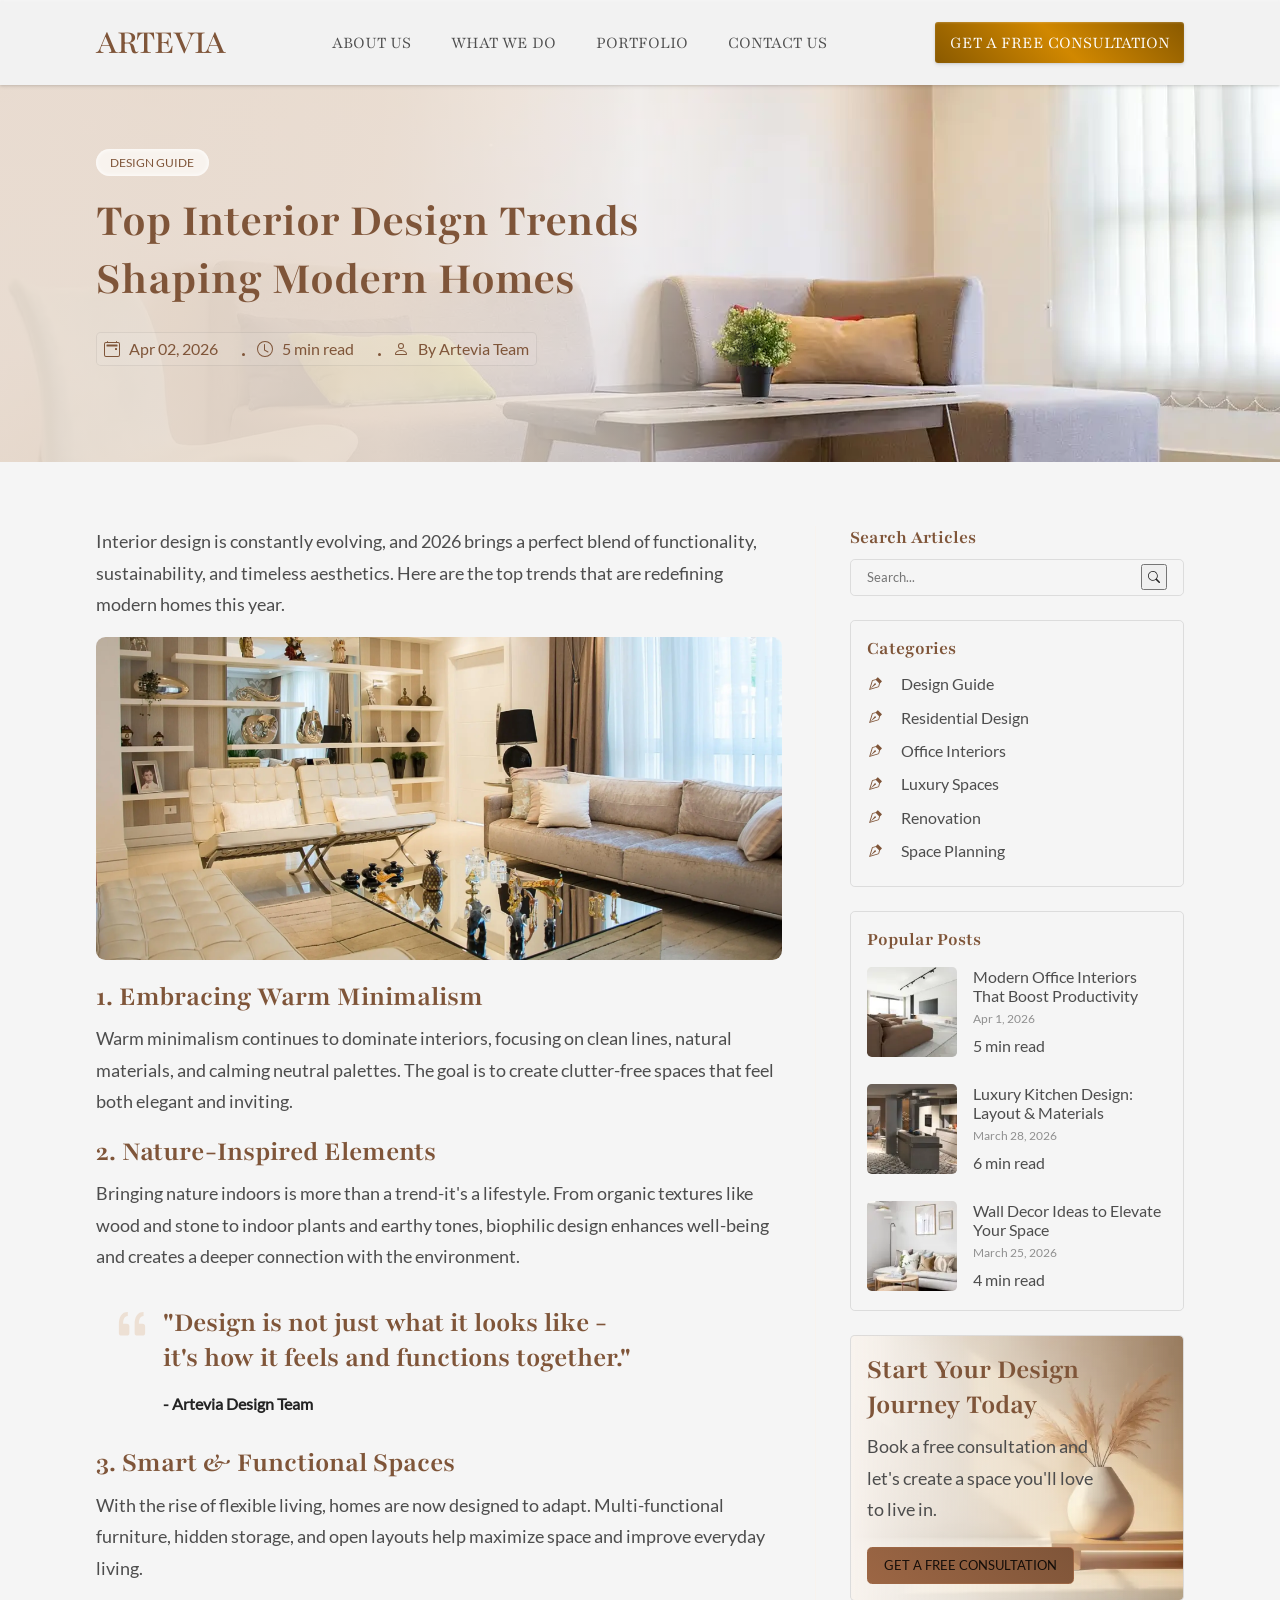
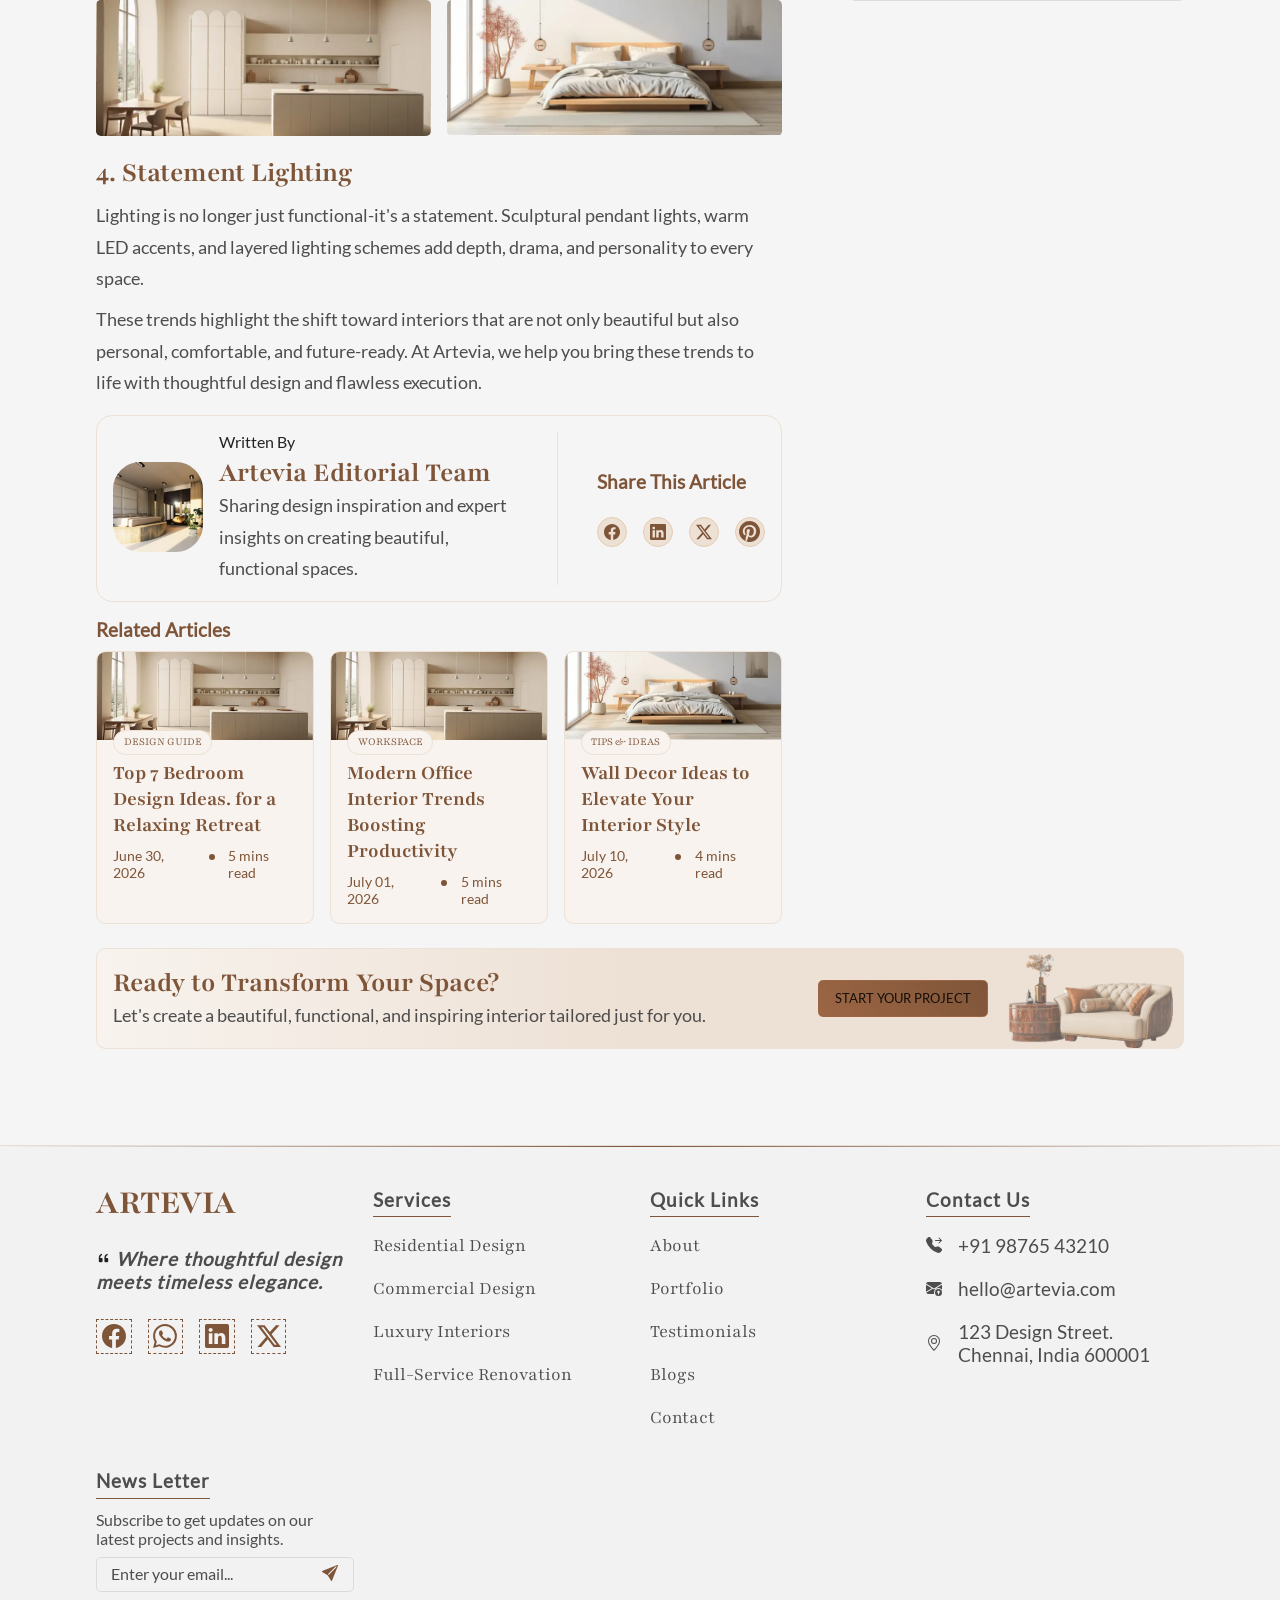
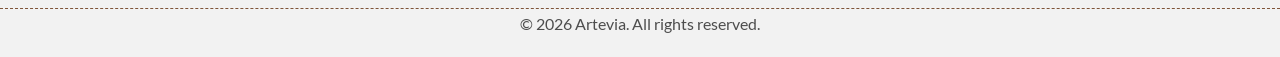
<file: blogdetails.html>
<!DOCTYPE html>
<html lang="en">

<head>
    <meta charset="UTF-8">
    <meta name="viewport" content="width=device-width, initial-scale=1.0">
    <title>Artevia</title>
    <link rel="shortcut icon" href="./Assets/images/circle.svg" type="image/x-icon" />
    <link rel="stylesheet" href="./Assets/css/fonts.css" />
    <link rel="stylesheet" href="./Assets/css/responsive/mobile.css" media="(max-width: 1023px)" />
    <link rel="stylesheet" href="./Assets/css/responsive/desktop.css" media="(min-width: 1024px)" />
    <link rel="stylesheet" href="./Assets/css/style.css" />
    <link rel="stylesheet" href="./Assets/css/color-scheme.css" />
</head>

<body>
    <!-- Preloader -->
    <!-- <div class="preloader active" aria-hidden="true">
        <div class="plDecorElem"></div>
        <div class="plCircle">
            <div class="plCounter">
                <span class="plCounterVal">0</span>
                <span class="plCounterValSymb">%</span>
            </div>
        </div>
    </div> -->
    <!-- Artevia Template Header -->
    <div class="templateHeader"></div>
    <main>
        <section class="arteviaPageBanner">
            <div class="arteviaPageBannerContenent">
                <div class="arteviaBadge">Design Guide</div>
                <h1 class="arteviaPageBannerTitle mt-16">
                                Top Interior Design Trends Shaping Modern Homes
                            </h1>

                <div class="arteviaPageBannerUpdateInfo  mt-24">
                    <div class="updateDate">
                        <div class="UDIcon">
                            <svg xmlns="http://www.w3.org/2000/svg" width="16" height="16" fill="currentColor" class="bi bi-calendar2-event" viewBox="0 0 16 16">
                                <path d="M11 7.5a.5.5 0 0 1 .5-.5h1a.5.5 0 0 1 .5.5v1a.5.5 0 0 1-.5.5h-1a.5.5 0 0 1-.5-.5z" />
                                <path d="M3.5 0a.5.5 0 0 1 .5.5V1h8V.5a.5.5 0 0 1 1 0V1h1a2 2 0 0 1 2 2v11a2 2 0 0 1-2 2H2a2 2 0 0 1-2-2V3a2 2 0 0 1 2-2h1V.5a.5.5 0 0 1 .5-.5M2 2a1 1 0 0 0-1 1v11a1 1 0 0 0 1 1h12a1 1 0 0 0 1-1V3a1 1 0 0 0-1-1z" />
                                <path d="M2.5 4a.5.5 0 0 1 .5-.5h10a.5.5 0 0 1 .5.5v1a.5.5 0 0 1-.5.5H3a.5.5 0 0 1-.5-.5z" />
                            </svg>
                        </div>
                        <div class="UDInfo UDIMetaInfo">Apr 02, 2026</div>
                    </div>
                    <div class="readTime">
                        <div class="RTIcon">
                            <svg xmlns="http://www.w3.org/2000/svg" width="16" height="16" fill="currentColor" class="bi bi-clock" viewBox="0 0 16 16">
                                <path d="M8 3.5a.5.5 0 0 0-1 0V9a.5.5 0 0 0 .252.434l3.5 2a.5.5 0 0 0 .496-.868L8 8.71z" />
                                <path d="M8 16A8 8 0 1 0 8 0a8 8 0 0 0 0 16m7-8A7 7 0 1 1 1 8a7 7 0 0 1 14 0" />
                            </svg>
                        </div>
                        <div class="RTDuration UDIMetaInfo">5 min read</div>
                        <span class="leftdot"></span>
                    </div>
                    <div class="PublisherInfo">
                        <div class="PBIcon">
                            <svg xmlns="http://www.w3.org/2000/svg" width="16" height="16" fill="currentColor" class="bi bi-person" viewBox="0 0 16 16">
                                <path d="M8 8a3 3 0 1 0 0-6 3 3 0 0 0 0 6m2-3a2 2 0 1 1-4 0 2 2 0 0 1 4 0m4 8c0 1-1 1-1 1H3s-1 0-1-1 1-4 6-4 6 3 6 4m-1-.004c-.001-.246-.154-.986-.832-1.664C11.516 10.68 10.289 10 8 10s-3.516.68-4.168 1.332c-.678.678-.83 1.418-.832 1.664z" />
                            </svg>
                        </div>
                        <div class="PBName UDIMetaInfo">By Artevia Team</div>
                        <span class="leftdot"></span>
                    </div>
                </div>
            </div>
        </section>

        <section class="themeBg-white" id="arteviablogDetails">
            <div class="arteviaPageRow">
                <div class="arteviaPageCol arteviaPageCol1">
                    <p>
                        Interior design is constantly evolving, and 2026 brings a perfect blend of functionality, sustainability, and timeless aesthetics. Here are the top trends that are redefining modern homes this year.
                    </p>
                    <div class="abdImage mt-16">
                        <img src="./Assets/images/servicesHero.webp" alt="" width="100%">
                    </div>
                    <div class="abdContent mt-16">
                        <div class="abdBlock">
                            <h3>1. Embracing Warm Minimalism</h3>
                            <p>
                                Warm minimalism continues to dominate interiors, focusing on clean lines, natural materials, and calming neutral palettes. The goal is to create clutter-free spaces that feel both elegant and inviting.
                            </p>
                        </div>

                        <div class="abdBlock mt-16">
                            <h3>2. Nature-Inspired Elements</h3>
                            <p>
                                Bringing nature indoors is more than a trend-it's a lifestyle. From organic textures like wood and stone to indoor plants and earthy tones, biophilic design enhances well-being and creates a deeper connection with the environment.
                            </p>
                            <div class="abdBlockQuote ThemeBg mt-16">
                                <span id="absQuote">
                                    <svg xmlns="http://www.w3.org/2000/svg" width="42" height="42" fill="currentColor" class="bi bi-quote" viewBox="0 0 16 16">
                                        <path d="M12 12a1 1 0 0 0 1-1V8.558a1 1 0 0 0-1-1h-1.388q0-.527.062-1.054.093-.558.31-.992t.559-.683q.34-.279.868-.279V3q-.868 0-1.52.372a3.3 3.3 0 0 0-1.085.992 4.9 4.9 0 0 0-.62 1.458A7.7 7.7 0 0 0 9 7.558V11a1 1 0 0 0 1 1zm-6 0a1 1 0 0 0 1-1V8.558a1 1 0 0 0-1-1H4.612q0-.527.062-1.054.094-.558.31-.992.217-.434.559-.683.34-.279.868-.279V3q-.868 0-1.52.372a3.3 3.3 0 0 0-1.085.992 4.9 4.9 0 0 0-.62 1.458A7.7 7.7 0 0 0 3 7.558V11a1 1 0 0 0 1 1z"/>
                                    </svg>
                                </span>
                                <p>
                                    <h3>
                                          "Design is not just what it looks like -
                                    <br>
                                    it's how it feels and functions together."
                                    </h3>
                                    <br>
                                    <b>
                                    - Artevia Design Team
                                </b>
                                </p>
                            </div>
                        </div>

                        <div class="abdBlock mt-16">
                            <h3>3. Smart & Functional Spaces</h3>
                            <p>
                                With the rise of flexible living, homes are now designed to adapt. Multi-functional furniture, hidden storage, and open layouts help maximize space and improve everyday living.
                            </p>
                            <div class="abdBlockImages mt-16">
                                <div class="adbBlockImg1">
                                    <img src="./Assets/images/blogs/blogImage1.webp" alt="" width="100%">
                                </div>
                                <div class="adbBlockImg2">
                                    <img src="./Assets/images/blogs/blogImage2.webp" alt="" width="100%">
                                </div>
                            </div>
                        </div>

                        <div class="abdBlock mt-16">
                            <h3>4. Statement Lighting</h3>
                            <p>
                                Lighting is no longer just functional-it's a statement. Sculptural pendant lights, warm LED accents, and layered lighting schemes add depth, drama, and personality to every space.
                            </p>
                            <p>
                                These trends highlight the shift toward interiors that are not only beautiful but also personal, comfortable, and future-ready. At Artevia, we help you bring these trends to life with thoughtful design and flawless execution.
                            </p>
                            <div class="arteviaBlogInfo ThemeBg mt-16">
                                <div class="abiCol1">
                                    <div class="abiTeamInfo">
                                        <div class="abiTeamImage">
                                            <img src="./Assets/images/banner.webp" alt="" width="90px">
                                        </div>
                                        <div class="abiTeamProfile">
                                            <div>Written By</div>
                                            <h3 class="abiTitle">Artevia Editorial Team</h3>
                                            <p>
                                                Sharing design inspiration and expert insights on creating beautiful, functional spaces.
                                            </p>
                                        </div>
                                    </div>
                                </div>
                                <div class="abiCol2">

                                    <div class="abiSocialMedia">
                                        <div class="title-m">
                                            Share This Article
                                        </div>
                                        <div class="abiSocialIcons mt-24">
                                            <div class="smIcon fb">
                                                <svg xmlns="http://www.w3.org/2000/svg" width="16" height="16" fill="currentColor" class="bi bi-facebook" viewBox="0 0 16 16">
                                                    <path d="M16 8.049c0-4.446-3.582-8.05-8-8.05C3.58 0-.002 3.603-.002 8.05c0 4.017 2.926 7.347 6.75 7.951v-5.625h-2.03V8.05H6.75V6.275c0-2.017 1.195-3.131 3.022-3.131.876 0 1.791.157 1.791.157v1.98h-1.009c-.993 0-1.303.621-1.303 1.258v1.51h2.218l-.354 2.326H9.25V16c3.824-.604 6.75-3.934 6.75-7.951"
                                                    />
                                                </svg>

                                            </div>
                                            <div class="smIcon ln">
                                                <svg xmlns="http://www.w3.org/2000/svg" width="16" height="16" fill="currentColor" class="bi bi-linkedin" viewBox="0 0 16 16">
                                                    <path d="M0 1.146C0 .513.526 0 1.175 0h13.65C15.474 0 16 .513 16 1.146v13.708c0 .633-.526 1.146-1.175 1.146H1.175C.526 16 0 15.487 0 14.854zm4.943 12.248V6.169H2.542v7.225zm-1.2-8.212c.837 0 1.358-.554 1.358-1.248-.015-.709-.52-1.248-1.342-1.248S2.4 3.226 2.4 3.934c0 .694.521 1.248 1.327 1.248zm4.908 8.212V9.359c0-.216.016-.432.08-.586.173-.431.568-.878 1.232-.878.869 0 1.216.662 1.216 1.634v3.865h2.401V9.25c0-2.22-1.184-3.252-2.764-3.252-1.274 0-1.845.7-2.165 1.193v.025h-.016l.016-.025V6.169h-2.4c.03.678 0 7.225 0 7.225z"
                                                    />
                                                </svg>
                                            </div>
                                            <div class="smIcon x">
                                                <svg xmlns="http://www.w3.org/2000/svg" width="16" height="16" fill="currentColor" class="bi bi-twitter-x" viewBox="0 0 16 16">
                                                    <path d="M12.6.75h2.454l-5.36 6.142L16 15.25h-4.937l-3.867-5.07-4.425 5.07H.316l5.733-6.57L0 .75h5.063l3.495 4.633L12.601.75Zm-.86 13.028h1.36L4.323 2.145H2.865z" />
                                                </svg>
                                            </div>
                                            <div class="smIcon pt">
                                                <svg xmlns="http://www.w3.org/2000/svg" width="21" height="21" fill="currentColor" class="bi bi-pinterest" viewBox="0 0 16 16">
                                                    <path d="M8 0a8 8 0 0 0-2.915 15.452c-.07-.633-.134-1.606.027-2.297.146-.625.938-3.977.938-3.977s-.239-.479-.239-1.187c0-1.113.645-1.943 1.448-1.943.682 0 1.012.512 1.012 1.127 0 .686-.437 1.712-.663 2.663-.188.796.4 1.446 1.185 1.446 1.422 0 2.515-1.5 2.515-3.664 0-1.915-1.377-3.254-3.342-3.254-2.276 0-3.612 1.707-3.612 3.471 0 .688.265 1.425.595 1.826a.24.24 0 0 1 .056.23c-.061.252-.196.796-.222.907-.035.146-.116.177-.268.107-1-.465-1.624-1.926-1.624-3.1 0-2.523 1.834-4.84 5.286-4.84 2.775 0 4.932 1.977 4.932 4.62 0 2.757-1.739 4.976-4.151 4.976-.811 0-1.573-.421-1.834-.919l-.498 1.902c-.181.695-.669 1.566-.995 2.097A8 8 0 1 0 8 0"
                                                    />
                                                </svg>
                                            </div>
                                        </div>
                                    </div>
                                </div>
                            </div>

                        </div>

                    </div>

                    <div class="aritclesBlock mt-16">
                        <div class="title-m">Related Articles</div>
                        <div class="arteviaRelatedArticles">
                            <a class="article articel1" href="#">
                                <div class="araImage">
                                    <img src="./Assets/images/blogs/blogImage1.webp" alt="" width="100%" />
                                </div>
                                <div class="araContent">
                                    <div class="articleBadge">
                                        DESIGN GUIDE
                                    </div>
                                    <div class="articleTitle">
                                        <h3>
                                    Top 7 Bedroom Design Ideas. for a Relaxing Retreat
                                </h3>
                                    </div>
                                    <div class="articleMetaInfo">
                                        <div class="articlePublishDate">June 30, 2026</div>
                                        <div class="articleReadTime">5 mins read</div>
                                    </div>
                                </div>
                            </a>
                            <a class="article articel2" href="#">
                                <div class="araImage">
                                    <img src="./Assets/images/blogs/blogImage1.webp" alt="" width="100%" />
                                </div>
                                <div class="araContent">
                                    <div class="articleBadge">
                                        WORKSPACE
                                    </div>
                                    <div class="articleTitle">
                                        <h3>
                                    Modern Office Interior Trends Boosting Productivity
                                </h3>
                                    </div>
                                    <div class="articleMetaInfo">
                                        <div class="articlePublishDate">July 01, 2026</div>
                                        <div class="articleReadTime">5 mins read</div>
                                    </div>
                                </div>
                            </a>
                            <a class="article articel3" href="#">
                                <div class="araImage">
                                    <img src="./Assets/images/blogs/blogImage2.webp" alt="" width="100%" />
                                </div>
                                <div class="araContent">
                                    <div class="articleBadge">
                                        TIPS & IDEAS
                                    </div>
                                    <div class="articleTitle">
                                        <h3>
                                    Wall Decor Ideas to Elevate Your Interior Style
                                </h3>
                                    </div>
                                    <div class="articleMetaInfo">
                                        <div class="articlePublishDate">July 10, 2026</div>
                                        <div class="articleReadTime">4 mins read</div>
                                    </div>
                                </div>
                            </a>
                        </div>

                    </div>

                </div>
                <div class="arteviaPageCol arteviaPageCol2">
                    <div class="abSearchBox ThemeBg">
                        <h3 class="title-m">Search Articles</h3>
                        <div class="abiSearchBoxInput">
                            <input type="search" placeholder="Search..." id="searchBoxInput" />
                            <button type="button">
                                <svg xmlns="http://www.w3.org/2000/svg" width="12" height="12" fill="currentColor" class="bi bi-search" viewBox="0 0 16 16">
                                    <path d="M11.742 10.344a6.5 6.5 0 1 0-1.397 1.398h-.001q.044.06.098.115l3.85 3.85a1 1 0 0 0 1.415-1.414l-3.85-3.85a1 1 0 0 0-.115-.1zM12 6.5a5.5 5.5 0 1 1-11 0 5.5 5.5 0 0 1 11 0" />
                                </svg>
                            </button>
                        </div>
                    </div>

                    <div class="categoryWrap ThemeBg mt-24">
                        <h3 class="title-m">
                        Categories
                        </h3>
                        <ul>
                            <li>
                                <div class="catgIcon">
                                    <svg xmlns="http://www.w3.org/2000/svg" width="18" height="18" fill="currentColor" class="bi bi-vector-pen" viewBox="0 0 18 18">
                                        <path fill-rule="evenodd" d="M10.646.646a.5.5 0 0 1 .708 0l4 4a.5.5 0 0 1 0 .708l-1.902 1.902-.829 3.313a1.5 1.5 0 0 1-1.024 1.073L1.254 14.746 4.358 4.4A1.5 1.5 0 0 1 5.43 3.377l3.313-.828zm-1.8 2.908-3.173.793a.5.5 0 0 0-.358.342l-2.57 8.565 8.567-2.57a.5.5 0 0 0 .34-.357l.794-3.174-3.6-3.6z"
                                        />
                                        <path fill-rule="evenodd" d="M2.832 13.228 8 9a1 1 0 1 0-1-1l-4.228 5.168-.026.086z" />
                                    </svg>
                                </div>
                                <div class="catgName">Design Guide</div>
                            </li>
                            <li>
                                <div class="catgIcon">
                                    <svg xmlns="http://www.w3.org/2000/svg" width="18" height="18" fill="currentColor" class="bi bi-vector-pen" viewBox="0 0 18 18">
                                        <path fill-rule="evenodd" d="M10.646.646a.5.5 0 0 1 .708 0l4 4a.5.5 0 0 1 0 .708l-1.902 1.902-.829 3.313a1.5 1.5 0 0 1-1.024 1.073L1.254 14.746 4.358 4.4A1.5 1.5 0 0 1 5.43 3.377l3.313-.828zm-1.8 2.908-3.173.793a.5.5 0 0 0-.358.342l-2.57 8.565 8.567-2.57a.5.5 0 0 0 .34-.357l.794-3.174-3.6-3.6z"
                                        />
                                        <path fill-rule="evenodd" d="M2.832 13.228 8 9a1 1 0 1 0-1-1l-4.228 5.168-.026.086z" />
                                    </svg>
                                </div>
                                <div class="catgName">Residential Design</div>
                            </li>

                            <li>
                                <div class="catgIcon">
                                    <svg xmlns="http://www.w3.org/2000/svg" width="18" height="18" fill="currentColor" class="bi bi-vector-pen" viewBox="0 0 18 18">
                                        <path fill-rule="evenodd" d="M10.646.646a.5.5 0 0 1 .708 0l4 4a.5.5 0 0 1 0 .708l-1.902 1.902-.829 3.313a1.5 1.5 0 0 1-1.024 1.073L1.254 14.746 4.358 4.4A1.5 1.5 0 0 1 5.43 3.377l3.313-.828zm-1.8 2.908-3.173.793a.5.5 0 0 0-.358.342l-2.57 8.565 8.567-2.57a.5.5 0 0 0 .34-.357l.794-3.174-3.6-3.6z"
                                        />
                                        <path fill-rule="evenodd" d="M2.832 13.228 8 9a1 1 0 1 0-1-1l-4.228 5.168-.026.086z" />
                                    </svg>
                                </div>
                                <div class="catgName">Office Interiors</div>
                            </li>

                            <li>
                                <div class="catgIcon">
                                    <svg xmlns="http://www.w3.org/2000/svg" width="18" height="18" fill="currentColor" class="bi bi-vector-pen" viewBox="0 0 18 18">
                                        <path fill-rule="evenodd" d="M10.646.646a.5.5 0 0 1 .708 0l4 4a.5.5 0 0 1 0 .708l-1.902 1.902-.829 3.313a1.5 1.5 0 0 1-1.024 1.073L1.254 14.746 4.358 4.4A1.5 1.5 0 0 1 5.43 3.377l3.313-.828zm-1.8 2.908-3.173.793a.5.5 0 0 0-.358.342l-2.57 8.565 8.567-2.57a.5.5 0 0 0 .34-.357l.794-3.174-3.6-3.6z"
                                        />
                                        <path fill-rule="evenodd" d="M2.832 13.228 8 9a1 1 0 1 0-1-1l-4.228 5.168-.026.086z" />
                                    </svg>
                                </div>
                                <div class="catgName">Luxury Spaces</div>
                            </li>


                            <li>
                                <div class="catgIcon">
                                    <svg xmlns="http://www.w3.org/2000/svg" width="18" height="18" fill="currentColor" class="bi bi-vector-pen" viewBox="0 0 18 18">
                                        <path fill-rule="evenodd" d="M10.646.646a.5.5 0 0 1 .708 0l4 4a.5.5 0 0 1 0 .708l-1.902 1.902-.829 3.313a1.5 1.5 0 0 1-1.024 1.073L1.254 14.746 4.358 4.4A1.5 1.5 0 0 1 5.43 3.377l3.313-.828zm-1.8 2.908-3.173.793a.5.5 0 0 0-.358.342l-2.57 8.565 8.567-2.57a.5.5 0 0 0 .34-.357l.794-3.174-3.6-3.6z"
                                        />
                                        <path fill-rule="evenodd" d="M2.832 13.228 8 9a1 1 0 1 0-1-1l-4.228 5.168-.026.086z" />
                                    </svg>
                                </div>
                                <div class="catgName">Renovation</div>
                            </li>


                            <li>
                                <div class="catgIcon">
                                    <svg xmlns="http://www.w3.org/2000/svg" width="18" height="18" fill="currentColor" class="bi bi-vector-pen" viewBox="0 0 18 18">
                                        <path fill-rule="evenodd" d="M10.646.646a.5.5 0 0 1 .708 0l4 4a.5.5 0 0 1 0 .708l-1.902 1.902-.829 3.313a1.5 1.5 0 0 1-1.024 1.073L1.254 14.746 4.358 4.4A1.5 1.5 0 0 1 5.43 3.377l3.313-.828zm-1.8 2.908-3.173.793a.5.5 0 0 0-.358.342l-2.57 8.565 8.567-2.57a.5.5 0 0 0 .34-.357l.794-3.174-3.6-3.6z"
                                        />
                                        <path fill-rule="evenodd" d="M2.832 13.228 8 9a1 1 0 1 0-1-1l-4.228 5.168-.026.086z" />
                                    </svg>
                                </div>
                                <div class="catgName">Space Planning</div>
                            </li>

                        </ul>
                    </div>

                    <div class="popularPosts ThemeBg mt-24">
                        <h3 class="title-m">Popular Posts</h3>
                        <div class="ppWrap mt-16">
                            <div class="ppCard">
                                <div class="ppCardImage">
                                    <image src="./Assets/images/blogs/thumb.webp" width="90px" />
                                </div>
                                <div class="ppCardContent">
                                    <div class="ppCardTitle">Modern Office Interiors That Boost Productivity</div>
                                    <div class="ppCardDate">Apr 1, 2026</div>
                                    <div class="ppCardReadTime">5 min read</div>
                                </div>
                            </div>

                            <div class="ppCard mt-24">
                                <div class="ppCardImage">
                                    <image src="./Assets/images/blogs/thumb2.webp" width="90px" />
                                </div>
                                <div class="ppCardContent">
                                    <div class="ppCardTitle">Luxury Kitchen Design: Layout & Materials</div>
                                    <div class="ppCardDate">March 28, 2026</div>
                                    <div class="ppCardReadTime">6 min read</div>
                                </div>
                            </div>

                            <div class="ppCard mt-24">
                                <div class="ppCardImage">
                                    <image src="./Assets/images/blogs/thumb3.webp" width="90px" />
                                </div>
                                <div class="ppCardContent">
                                    <div class="ppCardTitle">Wall Decor Ideas to Elevate Your Space</div>
                                    <div class="ppCardDate">March 25, 2026</div>
                                    <div class="ppCardReadTime">4 min read</div>
                                </div>
                            </div>
                        </div>

                    </div>

                    <div class="arteviaBlogCTA mt-24">
                        <h3>Start Your Design Journey Today</h3>
                        <p>
                            Book a free consultation and let's create a space you'll love to live in.
                        </p>
                        <button class="abCTABtn mt-16">
                            GET A FREE CONSULTATION
                        </button>
                    </div>
                </div>
            </div>

            <div class="arteviaBlogBottomCTA mt-24">
                <div class="abbCTACol">
                    <h3>Ready to Transform Your Space?</h3>
                    <p>
                        Let's create a beautiful, functional, and inspiring interior tailored just for you.
                    </p>
                </div>
                <div class="abbCTACol abbCTAColActionButton">
                    <button type="button">
                        START YOUR PROJECT
                    </button>
                </div>
            </div>
        </section>
    </main>
    <!-- Footer -->
    <div class="templateFooter"></div>








    <!-- scripts -->
    <script src="./Assets/js/preloader.js"></script>
    <script src="./Assets/js/components.js"></script>
    <script src="./Assets/js/color-scheme.js"></script> 

</body>

</html>
</file>
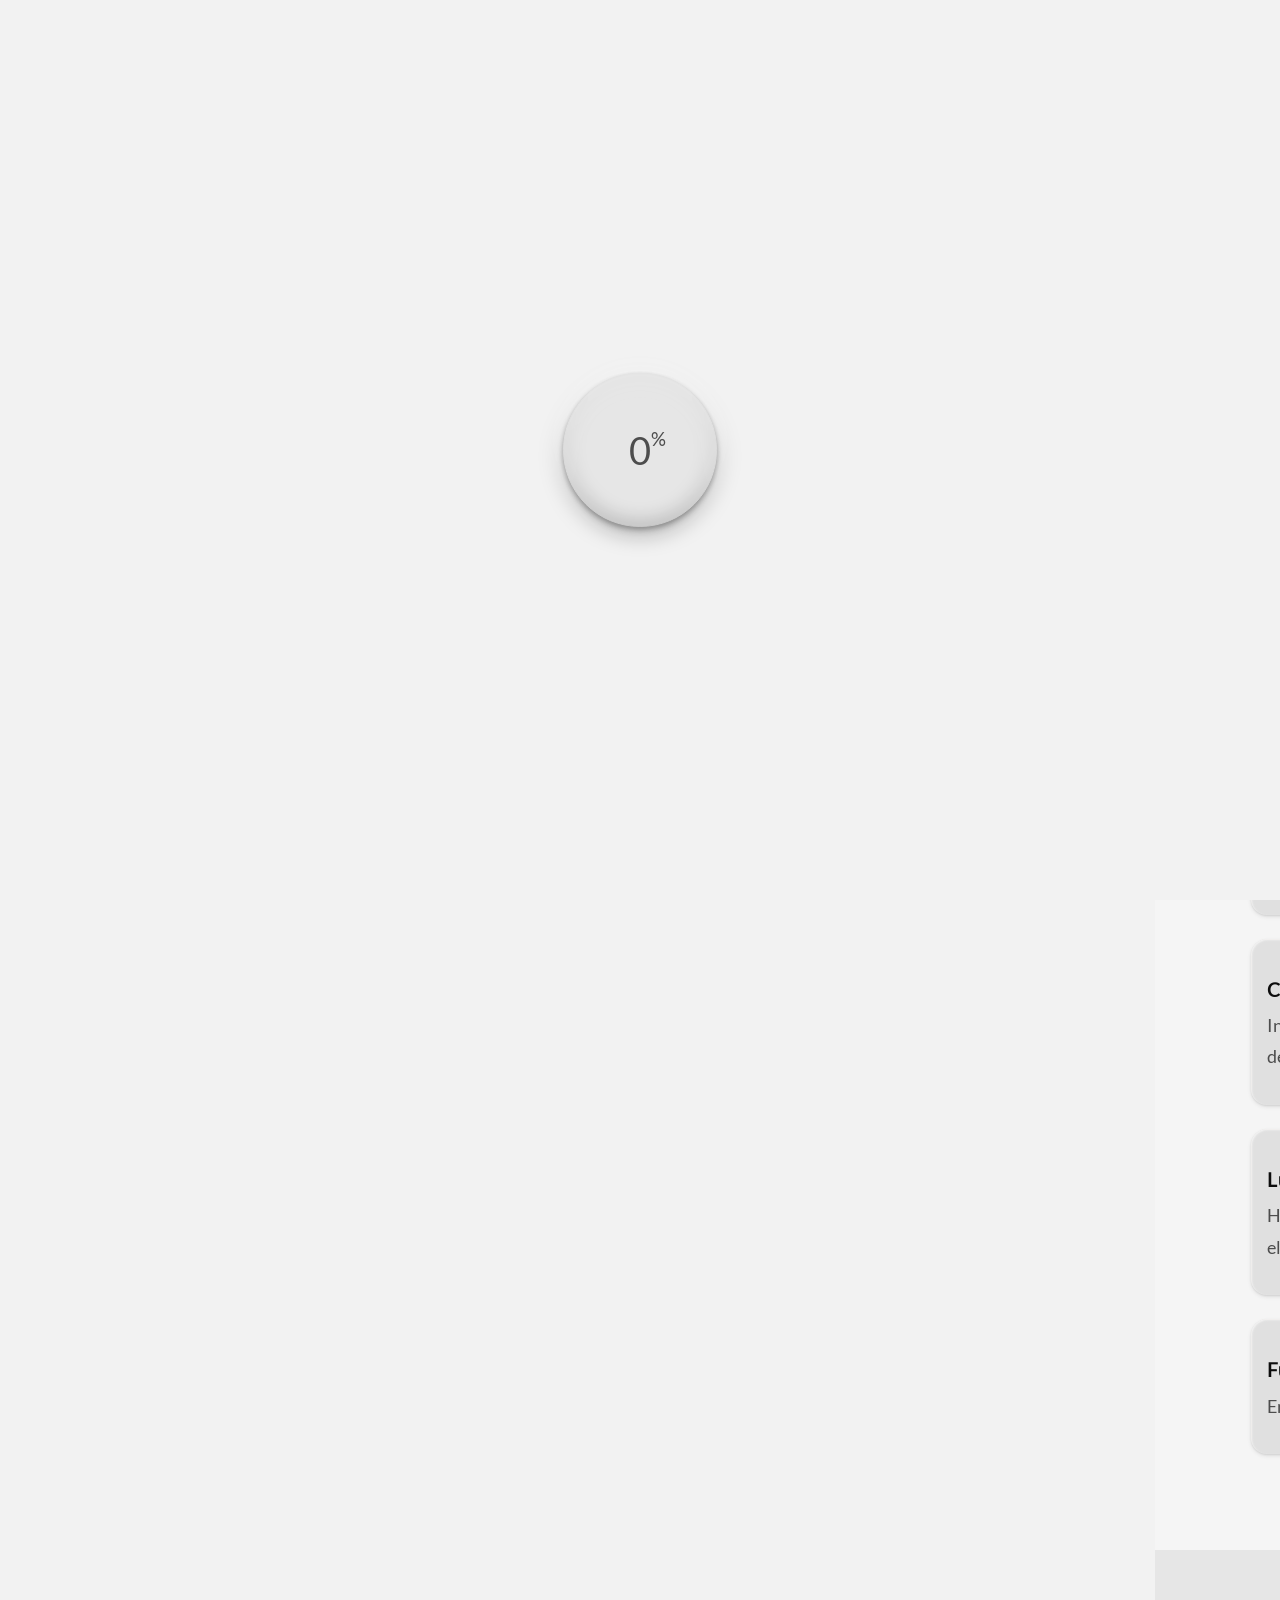
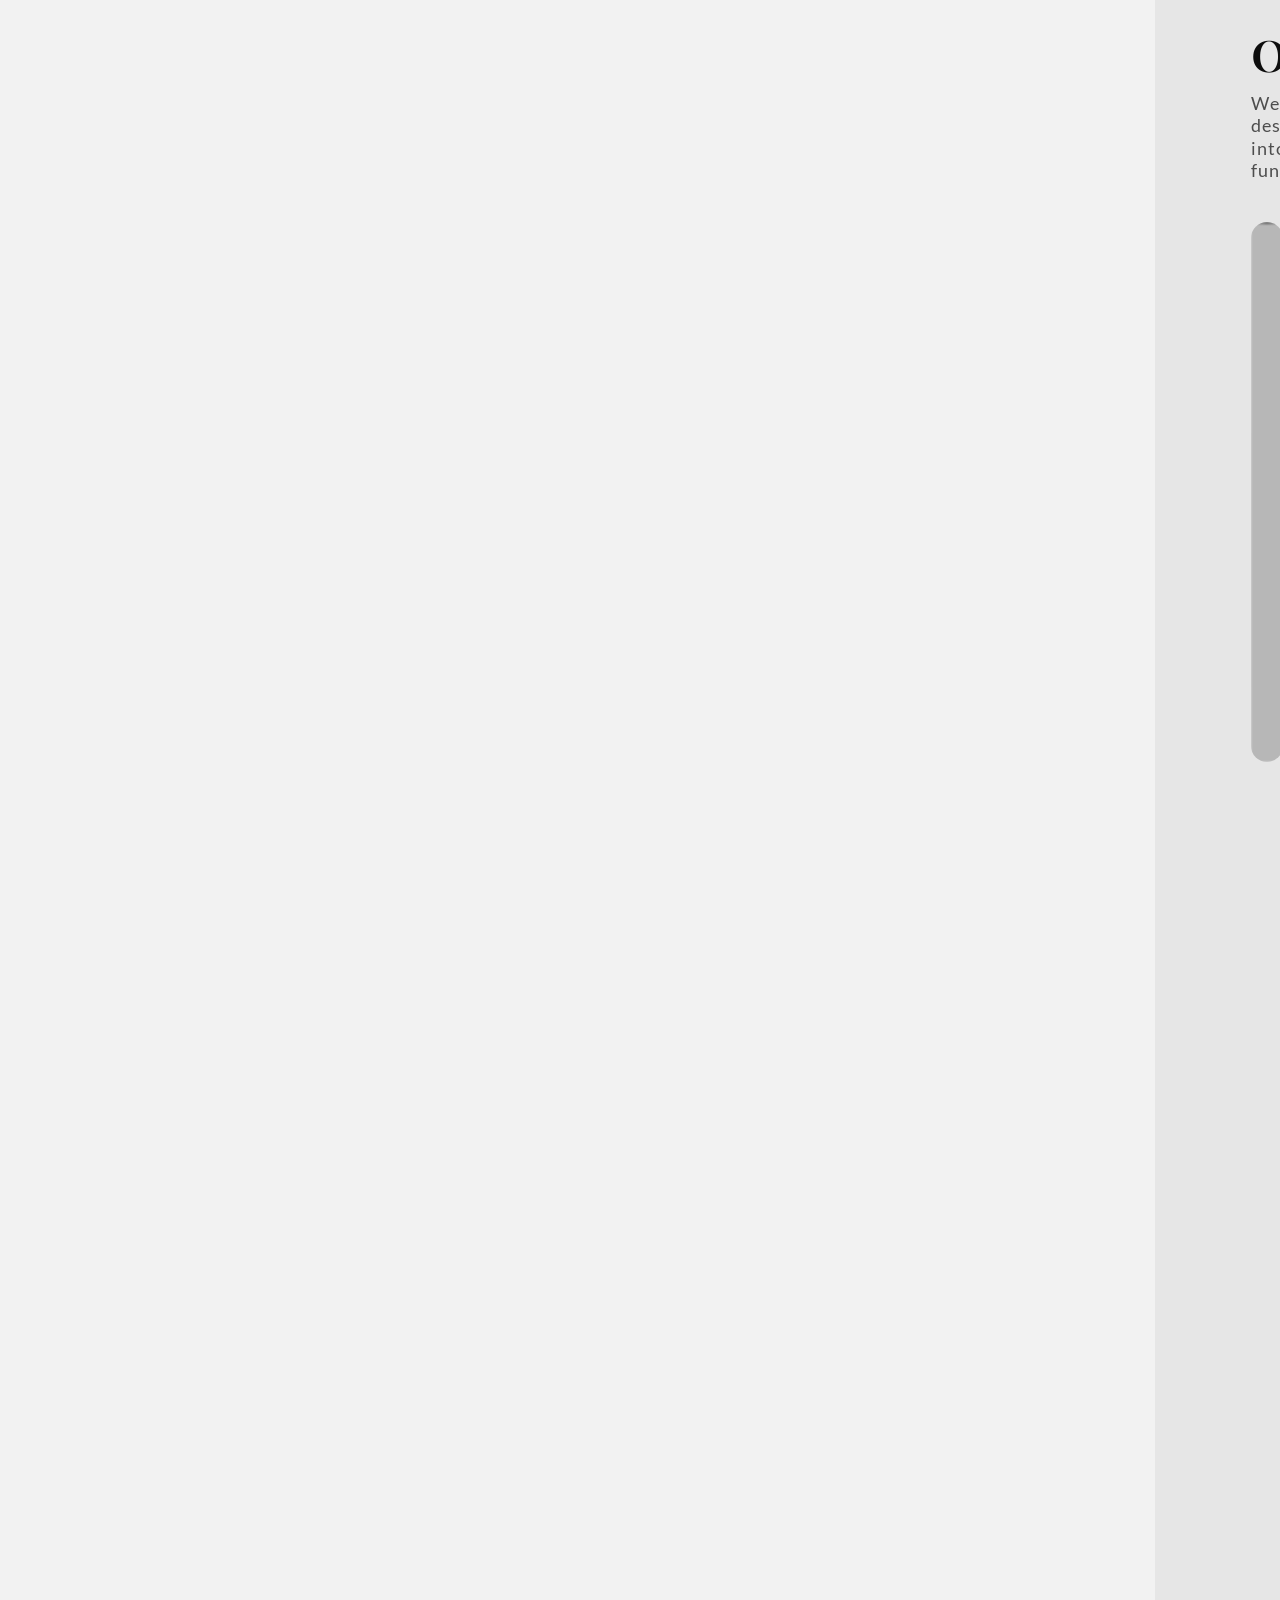
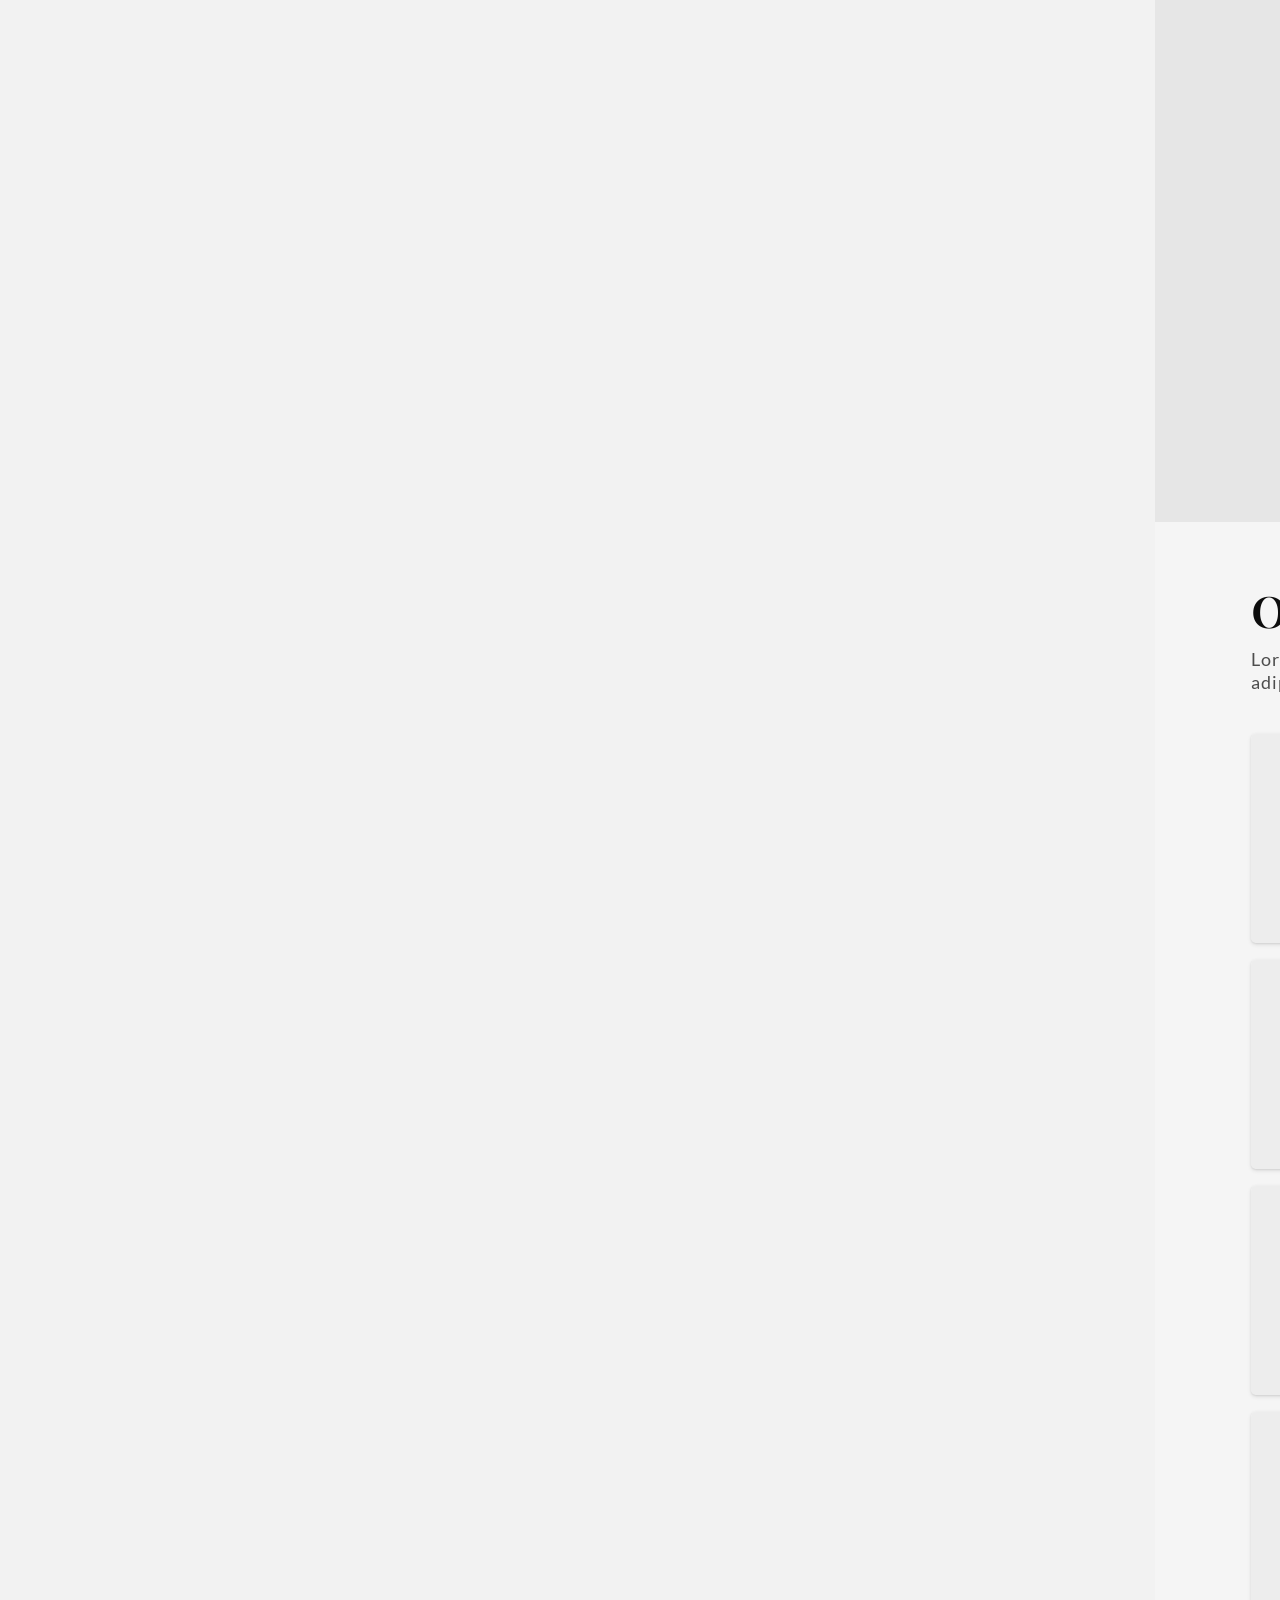
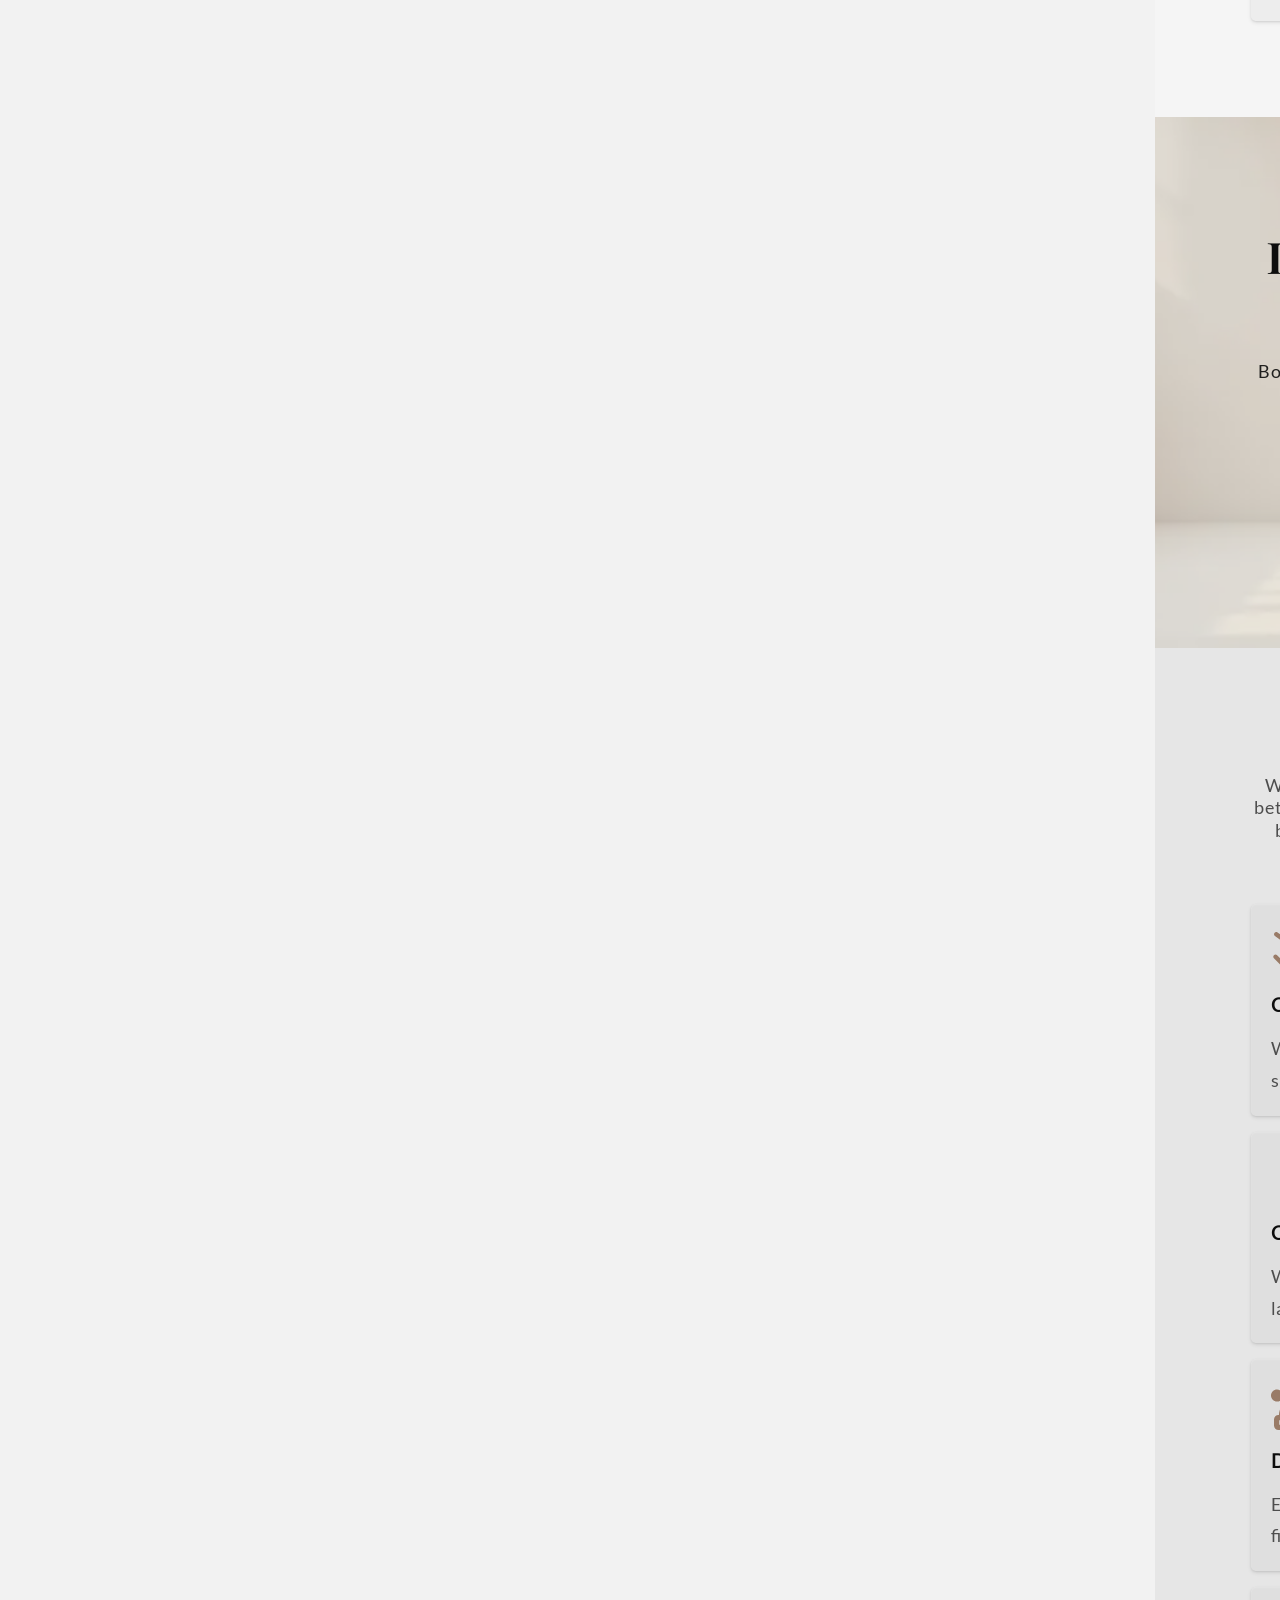
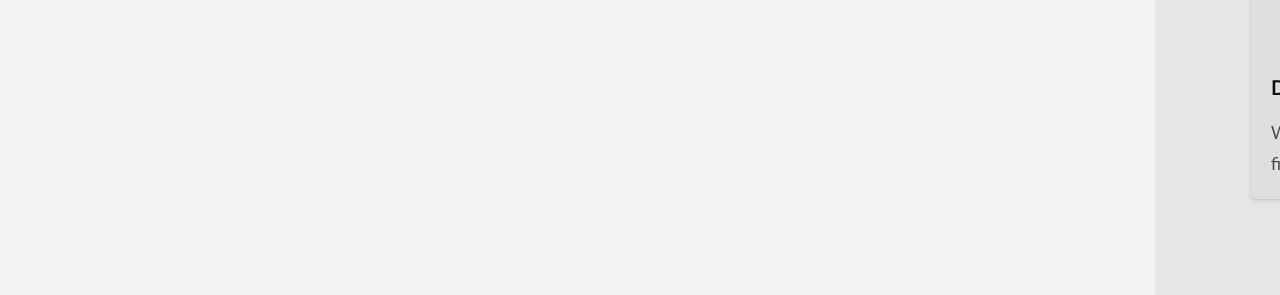
<file: services.html>
<!DOCTYPE html>
<html lang="en">

<head>
    <meta charset="UTF-8">
    <meta name="viewport" content="width=device-width, initial-scale=1.0">
    <title>Artevia</title>
    <link rel="shortcut icon" href="./Assets/images/circle.svg" type="image/x-icon" />
    <link rel="stylesheet" href="./Assets/css/fonts.css" />
    <link rel="stylesheet" href="./Assets/css/responsive/mobile.css" media="(max-width: 1023px)" />
    <link rel="stylesheet" href="./Assets/css/responsive/desktop.css" media="(min-width: 1024px)" />
    <link rel="stylesheet" href="./Assets/css/style.css" />
    <link rel="stylesheet" href="./Assets/css/color-scheme.css" />
</head>

<body class="theme1">
    <!-- Preloader -->
    <div class="preloader active" aria-hidden="true">
        <div class="plCircle">
            <div class="plCounter">
                <span class="plCounterVal">0</span>
                <span class="plCounterValSymb">%</span>
            </div>
        </div>
    </div>
    <!-- Artevia Template Header -->
    <div class="templateHeader"></div>
        <main>
        <section class="arteviaPageBanner">
            <div class="arteviaPageBannerContenent">
                <div class="arteviaBadge">Our Services</div>
                <h1 class="arteviaPageBannerTitle mt-16">
                    Designing Spaces That Reflect You
                </h1>
              <p class="titleCaption mt-16">
                        At Artevia, we believe every space tells a story—our mission is to shape that story with elegance, purpose, and timeless design.
                    </p>


                <div class="arteviaPageBannerUpdateInfo  mt-24">
                    <div class="updateDate">
                        <a href="./index.html" class="UDIcon">
                            <svg xmlns="http://www.w3.org/2000/svg" width="16" height="16" fill="currentColor" class="bi bi-house-door" viewBox="0 0 16 16">
                                <path d="M8.354 1.146a.5.5 0 0 0-.708 0l-6 6A.5.5 0 0 0 1.5 7.5v7a.5.5 0 0 0 .5.5h4.5a.5.5 0 0 0 .5-.5v-4h2v4a.5.5 0 0 0 .5.5H14a.5.5 0 0 0 .5-.5v-7a.5.5 0 0 0-.146-.354L13 5.793V2.5a.5.5 0 0 0-.5-.5h-1a.5.5 0 0 0-.5.5v1.293zM2.5 14V7.707l5.5-5.5 5.5 5.5V14H10v-4a.5.5 0 0 0-.5-.5h-3a.5.5 0 0 0-.5.5v4z"/>
                            </svg>
                        </a>
                        <div class="UDInfo UDIMetaInfo">/ &nbsp;Our Services</div>
                    </div>
         
                </div>
        </section>

        
        
        <section class="whatWeDo">
            <header class="titleWrap t-center">
                <h2 class="mt-16">What We Do</h2>
                <p class="titleCaption mt-24">
                    From concept to completion, we craft interiors that blend aesthetics, functionality, and timeless elegance.
                </p>
            </header>
            <div class="servicesGrid mt-24">

                <article class="serviceCard featured">
                    <div class="cardRow">
                        <div class="serviceCardImage" data-src="./Assets/images/services/service1.jpg">
                        </div>
                        <div class="serviceCardContent">
                            <h3 class="serviceName titleCaption">Residential Design</h3>
                            <p>

                                Personalized home interiors designed for comfort, balance, and everyday living.
                            </p>
                        </div>
                    </div>
                </article>

                <article class="serviceCard">
                    <div class="cardRow">
                        <div class="serviceCardImage" data-src="./Assets/images/services/service2.jpg">
                        </div>
                        <div class="serviceCardContent">
                            <h3 class="serviceName titleCaption">Commercial Design</h3>
                            <p>
                                Innovative and functional work-spaces designed to boost productivity and identity.
                            </p>
                        </div>
                    </div>
                </article>

                <article class="serviceCard">
                    <div class="cardRow">
                        <div class="serviceCardImage" data-src="./Assets/images/services/service3.jpg">
                        </div>
                        <div class="serviceCardContent">
                            <h3 class="serviceName titleCaption">Luxury Interiors</h3>
                            <p>
                                High-end bespoke designs that exude elegance, sophistication, and exclusivity.
                            </p>
                        </div>
                    </div>
                </article>

                <article class="serviceCard">
                    <div class="cardRow">
                        <div class="serviceCardImage" data-src="./Assets/images/services/service4.jpg">
                        </div>
                        <div class="serviceCardContent">
                            <h3 class="serviceName titleCaption">Full-Service Renovation</h3>
                            <p>
                                End-to-end
                            </p>
                        </div>
                    </div>
                </article>
            </div>
        </section>

        <section class="ourServices ThemeBg-Light">
            <header class="titleWrap">
                <h2 class="mt-16">Our Services</h2>
                <p class="titleCaption l-align">
                    We offer a comprehensive range of interior design services to transform your space into a perfect blend of beauty and functionality.
                </p>
            </header>

            <div class="ourServicesGrid  mt-24">
                <div class="serviceLeftImg">
                    <img src="./Assets/images/ourservicesimg.jpg" alt="interior design planning image" width="100%"/>
                </div>
                <div class="servicesList">
                    <article class="serviceCard">
                        <div class="serviceCardIcon t-center ">
                            <svg xmlns="http://www.w3.org/2000/svg" viewBox="0 0 640 640" width="60px"><!--!Font Awesome Free v7.3.1 by @fontawesome - https://fontawesome.com License - https://fontawesome.com/license/free Copyright 2026 Fonticons, Inc.--><path d="M96 160C96 124.7 124.7 96 160 96L480 96C515.3 96 544 124.7 544 160L544 480C544 515.3 515.3 544 480 544L160 544C124.7 544 96 515.3 96 480L96 160zM160 224L160 480L288 480L288 224L160 224zM480 224L352 224L352 480L480 480L480 224z"/></svg>
                        </div>
                        <div class="serviceCardContent t-center">
                            <h3 class="serviceName titleCaption">Space Planning & Layout</h3>
                            <p>
                                Smart, functional floor planning
                            </p>
                        </div>
                </article>

                    <article class="serviceCard">
                        <div class="serviceCardIcon t-center ">
                            <svg xmlns="http://www.w3.org/2000/svg" viewBox="0 0 640 640" width="60px"><!--!Font Awesome Free v7.3.1 by @fontawesome - https://fontawesome.com License - https://fontawesome.com/license/free Copyright 2026 Fonticons, Inc.--><path d="M424.5 355.1C449 329.2 464 294.4 464 256C464 176.5 399.5 112 320 112C240.5 112 176 176.5 176 256C176 294.4 191 329.2 215.5 355.1C236.8 377.5 260.4 409.1 268.8 448L371.2 448C379.6 409 403.2 377.5 424.5 355.1zM459.3 388.1C435.7 413 416 443.4 416 477.7L416 496C416 540.2 380.2 576 336 576L304 576C259.8 576 224 540.2 224 496L224 477.7C224 443.4 204.3 413 180.7 388.1C148 353.7 128 307.2 128 256C128 150 214 64 320 64C426 64 512 150 512 256C512 307.2 492 353.7 459.3 388.1zM272 248C272 261.3 261.3 272 248 272C234.7 272 224 261.3 224 248C224 199.4 263.4 160 312 160C325.3 160 336 170.7 336 184C336 197.3 325.3 208 312 208C289.9 208 272 225.9 272 248z"/></svg>
                        </div>
                        <div class="serviceCardContent t-center">
                            <h3 class="serviceName titleCaption">Concept Development</h3>
                            <p>
                                Mood boards, design concepts, and 3D visualizations
                            </p>
                        </div>
                </article>

                    <article class="serviceCard">
                        <div class="serviceCardIcon t-center ">
                            <svg xmlns="http://www.w3.org/2000/svg" viewBox="0 0 640 640" width="60px"><!--!Font Awesome Free v7.3.1 by @fontawesome - https://fontawesome.com License - https://fontawesome.com/license/free Copyright 2026 Fonticons, Inc.--><path d="M296.5 69.2C311.4 62.3 328.6 62.3 343.5 69.2L562.1 170.2C570.6 174.1 576 182.6 576 192C576 201.4 570.6 209.9 562.1 213.8L343.5 314.8C328.6 321.7 311.4 321.7 296.5 314.8L77.9 213.8C69.4 209.8 64 201.3 64 192C64 182.7 69.4 174.1 77.9 170.2L296.5 69.2zM112.1 282.4L276.4 358.3C304.1 371.1 336 371.1 363.7 358.3L528 282.4L562.1 298.2C570.6 302.1 576 310.6 576 320C576 329.4 570.6 337.9 562.1 341.8L343.5 442.8C328.6 449.7 311.4 449.7 296.5 442.8L77.9 341.8C69.4 337.8 64 329.3 64 320C64 310.7 69.4 302.1 77.9 298.2L112 282.4zM77.9 426.2L112 410.4L276.3 486.3C304 499.1 335.9 499.1 363.6 486.3L527.9 410.4L562 426.2C570.5 430.1 575.9 438.6 575.9 448C575.9 457.4 570.5 465.9 562 469.8L343.4 570.8C328.5 577.7 311.3 577.7 296.4 570.8L77.9 469.8C69.4 465.8 64 457.3 64 448C64 438.7 69.4 430.1 77.9 426.2z"/></svg>
                        </div>
                        <div class="serviceCardContent t-center">
                            <h3 class="serviceName titleCaption">Material Selection</h3>
                            <p>
                                Carefully curated materials, finishes, textures, and color palettes.
                            </p>
                        </div>
                </article>
                
                <article class="serviceCard">
                        <div class="serviceCardIcon t-center ">
                            <svg xmlns="http://www.w3.org/2000/svg" viewBox="0 0 640 640" width="60px"><!--!Font Awesome Free v7.3.1 by @fontawesome - https://fontawesome.com License - https://fontawesome.com/license/free Copyright 2026 Fonticons, Inc.--><path d="M248 320L248 138.2C223.5 158.7 208 189.6 208 224L208 320L248 320zM296 320L344 320L344 114.6C336.3 112.9 328.2 112 320 112C311.8 112 303.7 112.9 296 114.6L296 320zM392 138.2L392 320L432 320L432 224C432 189.6 416.5 158.8 392 138.2zM128 320L160 320L160 224C160 135.6 231.6 64 320 64C408.4 64 480 135.6 480 224L480 320L512 320C529.7 320 544 334.3 544 352L544 416C544 433.7 529.7 448 512 448L512 544C512 561.7 497.7 576 480 576C462.3 576 448 561.7 448 544L448 448L192 448L192 544C192 561.7 177.7 576 160 576C142.3 576 128 561.7 128 544L128 448C110.3 448 96 433.7 96 416L96 352C96 334.3 110.3 320 128 320z"/></svg>
                        </div>
                        <div class="serviceCardContent t-center">
                            <h3 class="serviceName titleCaption">Furniture & Styling</h3>
                            <p>
                                Smart, functional floor planning
                            </p>
                        </div>
                </article>

                                <article class="serviceCard">
                        <div class="serviceCardIcon t-center ">
                            <svg xmlns="http://www.w3.org/2000/svg" viewBox="0 0 640 640" width="60px"><!--!Font Awesome Free v7.3.1 by @fontawesome - https://fontawesome.com License - https://fontawesome.com/license/free Copyright 2026 Fonticons, Inc.--><path d="M320 32C328 32 335.4 36 339.9 42.6L398.7 130L502.1 109.8C509.9 108.3 518 110.7 523.7 116.4C529.4 122.1 531.8 130.2 530.3 138L510 241.3L597.4 300.1C604 304.5 608 312 608 320C608 328 604 335.4 597.4 339.9L510 398.7L530.2 502C531.7 509.8 529.3 517.9 523.6 523.6C517.9 529.3 509.8 531.7 502 530.2L398.7 510L339.9 597.4C335.4 604 328 608 320 608C312 608 304.6 604 300.1 597.4L241.3 510L137.9 530.2C130.1 531.7 122 529.3 116.3 523.6C110.6 517.9 108.2 509.8 109.7 502L130 398.7L42.6 339.9C36 335.4 32 328 32 320C32 312 36 304.6 42.6 300.1L130 241.3L109.8 137.9C108.3 130.1 110.7 122 116.4 116.3C122.1 110.6 130.2 108.2 138 109.7L241.3 129.9L300.1 42.5L301.9 40.2C306.4 35 313 32 320 32zM272.2 170C266.8 178 257.2 182 247.7 180.2L163.7 163.8L180.1 247.8C181.9 257.3 177.9 266.9 169.9 272.3L99 320L170 367.8C178 373.2 182 382.8 180.2 392.3L163.8 476.3L247.8 459.9L251.3 459.5C259.6 459.1 267.6 463.1 272.3 470.1L320.1 541.1L367.9 470.1L370.1 467.3C375.7 461.2 384.1 458.3 392.4 460L476.4 476.4L460 392.4C458.2 382.9 462.2 373.3 470.2 367.9L541.2 320.1L470.2 272.3C462.2 266.9 458.2 257.3 460 247.8L476.4 163.8L392.4 180.2C382.9 182 373.3 178 367.9 170L320.1 99L272.3 170zM320 440C253.7 440 200 386.3 200 320C200 253.7 253.7 200 320 200C386.3 200 440 253.7 440 320C440 386.3 386.3 440 320 440zM320 248C280.2 248 248 280.2 248 320C248 359.8 280.2 392 320 392C359.8 392 392 359.8 392 320C392 280.2 359.8 248 320 248z"/></svg>
                        </div>
                        <div class="serviceCardContent t-center">
                            <h3 class="serviceName titleCaption">Lighting Design</h3>
                            <p>
                                Layered lighting solutions that create the perfect ambiance
                            </p>
                        </div>
                </article>

                                <article class="serviceCard">
                        <div class="serviceCardIcon t-center ">
                            <svg xmlns="http://www.w3.org/2000/svg" viewBox="0 0 640 640" width="60px"><!--!Font Awesome Free v7.3.1 by @fontawesome - https://fontawesome.com License - https://fontawesome.com/license/free Copyright 2026 Fonticons, Inc.--><path d="M197.8 100.3C208.7 107.9 211.3 122.9 203.7 133.7L147.7 213.7C143.6 219.5 137.2 223.2 130.1 223.8C123 224.4 116 222 111 217L71 177C61.7 167.6 61.7 152.4 71 143C80.3 133.6 95.6 133.7 105 143L124.8 162.8L164.4 106.2C172 95.3 187 92.7 197.8 100.3zM197.8 260.3C208.7 267.9 211.3 282.9 203.7 293.7L147.7 373.7C143.6 379.5 137.2 383.2 130.1 383.8C123 384.4 116 382 111 377L71 337C61.6 327.6 61.6 312.4 71 303.1C80.4 293.8 95.6 293.7 104.9 303.1L124.7 322.9L164.3 266.3C171.9 255.4 186.9 252.8 197.7 260.4zM288 160C288 142.3 302.3 128 320 128L544 128C561.7 128 576 142.3 576 160C576 177.7 561.7 192 544 192L320 192C302.3 192 288 177.7 288 160zM288 320C288 302.3 302.3 288 320 288L544 288C561.7 288 576 302.3 576 320C576 337.7 561.7 352 544 352L320 352C302.3 352 288 337.7 288 320zM224 480C224 462.3 238.3 448 256 448L544 448C561.7 448 576 462.3 576 480C576 497.7 561.7 512 544 512L256 512C238.3 512 224 497.7 224 480zM128 440C150.1 440 168 457.9 168 480C168 502.1 150.1 520 128 520C105.9 520 88 502.1 88 480C88 457.9 105.9 440 128 440z"/></svg>
                        </div>
                        <div class="serviceCardContent t-center">
                            <h3 class="serviceName titleCaption">Project Management</h3>
                            <p>
                                End-to-end coordination ensuring smooth execution
                            </p>
                        </div>
                </article>

                
                </div>
            </div>

        </section>
        

        

        <!-- Our Statistics -->
        <section class="achivements">
            <header class="titleWrap">
                <h2>Our Statistics</h2>
                <p class="titleCaption">
                    Lorem ipsum dolor sit amet consectetur, adipisicing elit.
                </p>
            </header>
            <div class="achiveRow cardsSmall mt-24">
                <div class="achiveCounter t-center">
                    <h3>
                            120 <span>
                                +
                            </span>  
                        </h3>
                    <div class="titleCaption">
                        Design Concepts Delivered
                    </div>
                </div>
                <div class="achiveCounter t-center">
                    <h3>
                            45
                            <span>
                                +
                            </span>
                        </h3>
                    <div class="titleCaption">Expert Designers</div>
                </div>
                <div class="achiveCounter t-center">
                    <h3>
                            25 <span> +</span>
                        </h3>
                    <div class="titleCaption">
                        Cities Served
                    </div>
                </div>
                <div class="achiveCounter t-center">
                    <h3>
                            98 
                            <span>%</span>
                        </h3>
                    <div class="titleCaption">
                        Client Satisfaction
                    </div>
                </div>
            </div>
        </section>

        
        <!-- CTA -->
        <section class="bottomCTA about">
            <header class="titleWrap t-center">
                <h2>Let’s Create Your Dream Space</h2>
                <p class="titleCaption mt-16">
                    Book a free consultion and let's bring your vision to life.
                    <header class="learMoreCTA ctaActionControllers mt-24">

                <div class="learMoreCTA ctaActionControllers mt-16">
                    <a class="secondaryctaBtn LrnMore" href="./#contact">
                        Start Your Project <span></span>
                    </a>
                </div>
                    </header>
                </p>
            </header>
        </section>


        <!-- Our Process -->
        <section class="process ThemeBg-Light">
            <header class="titleWrap t-center">
                <h2>Our Process</h2>
                <p class="titleCaption">
                    We believe that great design is a balance between beauty and purpose. Every project begins with understanding the client’s vision, lifestyle, and aspirations.
                </p>
            </header>
            <div class="processCards cardsSmall mt-24">
                <div class="processCard processCard1">
                    <div class="prsCardIcon">
                        <svg xmlns="http://www.w3.org/2000/svg" viewBox="0 0 640 640" width="60px"><!--!Font Awesome Free v7.3.1 by @fontawesome - https://fontawesome.com License - https://fontawesome.com/license/free Copyright 2026 Fonticons, Inc.--><path d="M598.1 139.4C608.8 131.6 611.2 116.6 603.4 105.9C595.6 95.2 580.6 92.8 569.9 100.6L495.4 154.8L485.5 148.2C465.8 135 442.6 128 418.9 128L359.7 128L359.3 128L215.7 128C189 128 163.2 136.9 142.3 153.1L70.1 100.6C59.4 92.8 44.4 95.2 36.6 105.9C28.8 116.6 31.2 131.6 41.9 139.4L129.9 203.4C139.5 210.3 152.6 209.3 161 201L164.9 197.1C178.4 183.6 196.7 176 215.8 176L262.1 176L170.4 267.7C154.8 283.3 154.8 308.6 170.4 324.3L171.2 325.1C218 372 294 372 340.9 325.1L368 298L465.8 395.8C481.4 411.4 481.4 436.7 465.8 452.4L456 462.2L425 431.2C415.6 421.8 400.4 421.8 391.1 431.2C381.8 440.6 381.7 455.8 391.1 465.1L419.1 493.1C401.6 503.5 381.9 509.8 361.5 511.6L313 463C303.6 453.6 288.4 453.6 279.1 463C269.8 472.4 269.7 487.6 279.1 496.9L294.1 511.9L290.3 511.9C254.2 511.9 219.6 497.6 194.1 472.1L65 343C55.6 333.6 40.4 333.6 31.1 343C21.8 352.4 21.7 367.6 31.1 376.9L160.2 506.1C194.7 540.6 241.5 560 290.3 560L342.1 560L343.1 561L344.1 560L349.8 560C398.6 560 445.4 540.6 479.9 506.1L499.8 486.2C501 485 502.1 483.9 503.2 482.7C503.9 482.2 504.5 481.6 505.1 481L609 377C618.4 367.6 618.4 352.4 609 343.1C599.6 333.8 584.4 333.7 575.1 343.1L521.3 396.9C517.1 384.1 510 372 499.8 361.8L385 247C375.6 237.6 360.4 237.6 351.1 247L307 291.1C280.5 317.6 238.5 319.1 210.3 295.7L309 197C322.4 183.6 340.6 176 359.6 175.9L368.1 175.9L368.3 175.9L419.1 175.9C433.3 175.9 447.2 180.1 459 188L482.7 204C491.1 209.6 502 209.3 510.1 203.4L598.1 139.4z"/></svg>
                    </div>
                    <h3 class="titleCaption">
                                Consultation
                            </h3>
                    <div class="processCardContent mt-16">
                        <p>
                            We begin by understanding your vision, space, and requirements.
                        </p>
                    </div>
                </div>

                <div class="processCard processCard2">
                    <div class="prsCardIcon">
                        <svg xmlns="http://www.w3.org/2000/svg" viewBox="0 0 640 640" width="60px"><!--!Font Awesome Free v7.3.1 by @fontawesome - https://fontawesome.com License - https://fontawesome.com/license/free Copyright 2026 Fonticons, Inc.--><path d="M424.5 355.1C449 329.2 464 294.4 464 256C464 176.5 399.5 112 320 112C240.5 112 176 176.5 176 256C176 294.4 191 329.2 215.5 355.1C236.8 377.5 260.4 409.1 268.8 448L371.2 448C379.6 409 403.2 377.5 424.5 355.1zM459.3 388.1C435.7 413 416 443.4 416 477.7L416 496C416 540.2 380.2 576 336 576L304 576C259.8 576 224 540.2 224 496L224 477.7C224 443.4 204.3 413 180.7 388.1C148 353.7 128 307.2 128 256C128 150 214 64 320 64C426 64 512 150 512 256C512 307.2 492 353.7 459.3 388.1zM272 248C272 261.3 261.3 272 248 272C234.7 272 224 261.3 224 248C224 199.4 263.4 160 312 160C325.3 160 336 170.7 336 184C336 197.3 325.3 208 312 208C289.9 208 272 225.9 272 248z"/></svg>
                    </div>
                    <h3 class="titleCaption">
                                Concept Development
                            </h3>
                    <div class="processCardContent mt-16">
                        <p>
                            We translate ideas into mood boards, layouts, and design directions.
                        </p>
                    </div>
                </div>

                <div class="processCard processCard3">
                    <div class="prsCardIcon">
                        <svg xmlns="http://www.w3.org/2000/svg" viewBox="0 0 640 640" width="60px"><!--!Font Awesome Free v7.3.1 by @fontawesome - https://fontawesome.com License - https://fontawesome.com/license/free Copyright 2026 Fonticons, Inc.--><path d="M296 200L296 152L344 152L344 200L296 200zM288 96C261.5 96 240 117.5 240 144L240 148L121.6 148C111.2 126.7 89.3 112 64 112C28.7 112 0 140.7 0 176C0 211.3 28.7 240 64 240C89.3 240 111.2 225.3 121.6 204L188.5 204C129.6 243.6 89.6 309 84.5 384L80 384C53.5 384 32 405.5 32 432L32 496C32 522.5 53.5 544 80 544L144 544C170.5 544 192 522.5 192 496L192 432C192 405.5 170.5 384 144 384L140.7 384C146.6 317 189.2 260.6 248.2 234.9C256.8 247.6 271.4 256 288 256L352 256C368.6 256 383.1 247.6 391.8 234.9C450.8 260.6 493.4 317 499.3 384L496 384C469.5 384 448 405.5 448 432L448 496C448 522.5 469.5 544 496 544L560 544C586.5 544 608 522.5 608 496L608 432C608 405.5 586.5 384 560 384L555.5 384C550.5 309 510.4 243.6 451.5 204L518.4 204C528.8 225.3 550.7 240 576 240C611.3 240 640 211.3 640 176C640 140.7 611.3 112 576 112C550.7 112 528.8 126.7 518.4 148L400 148L400 144C400 117.5 378.5 96 352 96L288 96zM88 440L136 440L136 488L88 488L88 440zM504 488L504 440L552 440L552 488L504 488z"/></svg>
                    </div>
                    <h3 class="titleCaption">
                                Design Execution
                            </h3>
                    <div class="processCardContent mt-16">
                        <p>
                            Every detail is refined—from materials to finishes.
                        </p>
                    </div>
                </div>

                <div class="processCard processCard4">
                    <div class="prsCardIcon">
                        <svg xmlns="http://www.w3.org/2000/svg" viewBox="0 0 640 640" width="60px"><!--!Font Awesome Free v7.3.1 by @fontawesome - https://fontawesome.com License - https://fontawesome.com/license/free Copyright 2026 Fonticons, Inc.--><path d="M128 64C145.7 64 160 78.3 160 96L160 112L229 94.8C267.1 85.3 307.3 89.7 342.5 107.3C388.8 130.5 443.3 130.5 489.6 107.3L499.2 102.5C519.8 92.1 544 107.1 544 130.1L544 409.8C544 423.1 535.7 435.1 523.2 439.8L488.5 452.8C442.3 470.1 390.9 467.4 346.8 445.4C308.9 426.4 265.4 421.7 224.3 432L160 448L160 544C160 561.7 145.7 576 128 576C110.3 576 96 561.7 96 544L96 96C96 78.3 110.3 64 128 64zM160 251.1L224 237.2L224 302.7L160 316.6L160 382.1L208.8 369.9C213.9 368.6 218.9 367.5 224 366.6L224 302.7L262.9 294.3C271.2 292.5 279.6 291.8 288 292.2L288 228.2C301.6 228.6 315.2 230.8 328.4 234.6L352 241.5L352 308.2L310.3 295.9C303 293.8 295.5 292.5 288 292.1L288 363.5C309.8 365.4 331.3 370.2 352 377.9L352 308.1L374.7 314.8C388.2 318.8 402 321.2 416 322.2L416 258C408.2 257.2 400.4 255.7 392.8 253.5L352 241.5L352 179.5C339 175.7 326.2 170.7 313.8 164.5C305.6 160.4 296.9 157.5 288 155.7L288 228.1C275 227.7 262 228.9 249.3 231.7L224 237.2L224 162L160 178L160 251.1zM416 399.7C432.8 401.2 449.9 399 466 392.9L480 387.7L480 316L472.1 317.8C453.7 322.1 434.8 323.5 416 322.3L416 399.7zM480 250.3L480 179.5C459.1 185.6 437.6 188.6 416 188.6L416 258C429.9 259.4 444 258.5 457.7 255.4L480 250.2z"/></svg>
                    </div>
                    <h3 class="titleCaption">
                                Delivery
                            </h3>
                    <div class="processCardContent mt-16">
                        <p>

                            We ensure seamless execution and a finished space that exceeds expectations.
                        </p>
                    </div>
                </div>
        </section>
        


        </main>
        <!-- Footer -->
        <div class="templateFooter"></div>

       






    <!-- scripts -->
    <script src="./Assets/js/preloader.js"></script>
    <script src="./Assets/js/components.js"></script>
    <script src="./Assets/js/color-scheme.js"></script> 

</body>

</html>
</file>
<file: Assets/css/fonts.css>
/* Display Playfair */
@font-face {
  font-family: "Playfair";
  src: url("./fonts/playfair/Playfair-VariableFont_opsz\,wdth\,wght.woff2") format("woff2");
  font-weight: 100 200 300 400 500 600 700 800 900;
  font-style: normal;
  font-display: swap;
}
/* Lato */
@font-face {
  font-family: "Lato";
  src: url("./fonts/lato/Lato-Regular.woff2") format("woff2"),
     url("./fonts/lato/Lato-Bold.woff2") format("woff2");
  font-weight: 100 200 300 400 500 600 700 800 900;
  font-style: normal;
  font-display: swap;
}
</file>
<file: Assets/css/responsive/mobile.css>
@media screen and (max-width: 1200px) {
  .about .aboutRow {
    display: grid;
    grid-template-columns: 1fr !important;
  }
  .testimonialRow{
    grid-template-columns: 1fr !important;
  }
  .aboutCountersCol .aboutCounters {
    position: relative;
    width: 100%;
    display: grid;
    grid-template-columns: repeat(auto-fit, minmax(150px, 1fr)) !important;
    gap: 1.2rem;
    margin-block: 24px;
  }
  .testimonialImageWrap{
    display: none !important;
    opacity: 0;
  }
  
}
@media screen and (max-width: 1023px) {
  .header {
    position: relative;
    padding: 1rem 1.5rem;
    display: flex;
    justify-content: space-between;
  }
  .footerRow {
    padding: 1rem 1.5rem;
  }
  section {
    padding: 1.5rem;
    padding-top: 4rem;
    opacity: 0;
    transition: 0.6s ease-in-out;
  }
  main section:first-child{
    padding-top: 90px !important;
  }
  section.fadeInUp{
    padding-block: 1.5rem;
    opacity: 1;
  }
  .header .navLinksWrap {
    display: flex;
    justify-content: center;
    align-items: center;
  }
  .header.mobileMenu {
    position: fixed;
    opacity: 1 !important;
    transform: translateY(0%) !important;
  }
  .header .hamburger {
    width: 21px;
    height: 21px;
    border: 1px solid transparent;
    background: transparent;
  }
  .header .hamburger span {
    display: block;
    width: 100%;
    height: 2.1px;
    background: var(--text-muted);
    transition: 0.3s;
  }
  .header .hamburger span.line1 {
    margin-top: 0px;
  }
  .header .hamburger span.line2 {
    margin-top: 6px;
  }
  .header .hamburger span.line3 {
    margin-top: 6px;
  }
  .hamburger.active .line1 {
    transform: translate(-1px, 8px) rotateZ(-45deg) !important;
  }
  .hamburger.active .line2 {
    transform: translate(-0px, 0px) rotateZ(45deg) !important;
  }
  .hamburger.active .line3 {
    opacity: 0;
  }
  .navGroup {
    position: absolute;
    width: 100%;
    width: calc(100% - 2px);
    box-sizing: border-box;
    margin-left: 1px;
    left: 0;
    top: 0;
    padding: 24px 1.5rem 42px 24px;
    background: var(--theme-50);
    margin-top: -120%;
    transition: 0.6s ease-in-out;
    opacity: 0.3;
    z-index: -1;
    border-bottom: 1px solid var(--theme-500);
  }
  .navGroup.active {
    margin-top: 72px;
    opacity: 1;
  }
  .header .navLinksWrap li {
    list-style-type: none;
  }
  .header .navLinksWrap li a {
    display: block;
    position: relative;
    padding-block: 12px;
    font-weight: 500;
  }
  .navGroup .navCTA li a {
    margin-top: 10px;
  }
  .banner {
    display: flex;
    flex-direction: column-reverse;
  }
  .banner .plDecorElem{
    background: url("../images/bg-elem2.svg") center / cover no-repeat;
  }
  .bannerContentWrap {
    grid-row: 2 / 3;
  }
  .banner .bannerContentWrap {
    padding-top: 0.9rem;
  }
  .banner .bannerImage {
    width: 100%;
    border-radius: 0.3rem;
    box-shadow: var(--shadow-s);
    overflow: hidden;
  }
  .bannerImage img {
    width: 100%;
  }
  .decorLamps {
    transform: translate(72vw, -50%) !important;
    scale: 0.6;
    z-index: 1;
  }
  .aboutCounters .aboutCounter {
    align-content: center !important;
  }
    
.breadcrumbBgImage{
  width: 150vw !important;
}

  /* services */
  .servicesGrid {
    grid-template-columns: repeat(
      auto-fit,
      minmax(clamp(330x, 30vw, 18rem), 1fr)
    ) !important;
  }
  .smallTestCards{
    display: none;
  }
  /* contact us */
  .contactRow {
    display: grid;
    grid-template-columns: repeat(auto-fit, minmax(300px, 1fr)) !important;
    gap: 1rem;
  }
  .aboutBlog{
    display: grid;
    grid-template-columns: repeat(auto-fit, minmax(300px, 1fr)) !important;
  }
  .aboutBlog .aboutBlogCol1{
    padding-top: 2.1rem;
    padding: 1rem;

  }
  .whyChooseSideImg{
    display: none;
  }
  
  .ourServicesGrid{
    grid-template-columns: repeat(auto-fit, minmax(300px, 1fr)) !important;
  }
  
.bannerImage {
  border-bottom-left-radius: 0px !important;
  border-bottom-right-radius: 0px !important;
  /* margin-bottom: 24px; */
}

.testmonialStageWrap{
  display: block !important;
}
.aboutBlog {
  display: grid;
  grid-template-columns: 1fr !important;
}
.aboutBlogCol picture{
  min-width: 100% !important;
  height: auto !important;
}
.aboutBlogCol2{
  grid-area: 1 / 1;
}
.arteviaPageRow{
  display: block !important;
}
.abSearchBox{
  display: none
}

.arteviaRelatedArticles{
  display: grid !important;
  grid-template-columns: repeat(auto-fit, minmax(300px, 1fr));
}
.arteviaBlogCTA{
  display: none;
}
}
@media screen and (max-width: 600px) {
  .aboutFluidContent {
    display: none;
  }
  .metricCounter{
    min-width: 100% !important;
    height: 120px !important;
  }
  .heroMetrics, .aboutCounters {
    grid-template-columns: repeat(1, 1fr) !important;
  }
  .aboutCounters{
    display: block;
  }
  .aboutCountersCol .aboutCounters {
    display: block;
  }
  .aboutCounter{
    min-width: 100%;
    min-height: 150px;
    margin-bottom: 1rem;
  }
  .banner .ctaActionControllers{
    display: grid !important;
    gap: 1rem;
  }
  
  .serviceCard .cardRow .serviceCardImage{
    min-height: 300px;
  }
  .mobile-none {
    display: block !important;
  }
  .testimonialCard {
    display: block !important;
    padding: 0px !important;
  }
  .testimonialCard .testCardContent{
    padding: 1rem 0rem !important;
  }
  .smallTestCard {
    margin-top: 1rem;
  }
  .testimonialCard,
  .testimonialCard::before,
  .testimonialCard::after {
    background: transparent !important;
    box-shadow: none;
  }
  .testCardImg {
    height: 300px !important;
    /* max-height: 300px; */
  }
  .contactRow {
    padding: 0px;
  }

  .testCardContent .contentProfile,
  .designersGrid {
    /* display: grid !important;
    grid-template-columns: repeat(auto-fit, minmax(300px, 1fr)); */
  }
.designersGrid .titleCaption{
  min-width: 100%;
}
.testimonialCardsStage{
  /* max-width: 300px; */
}
    /* portfolio */
  
.lightBoxViewGrid {
  grid-template-columns: repeat(auto-fit, minmax(300px, 1fr)) !important;
}
  .testCardImg {
    min-width: 100% !important;
  }
  .smallTestCard {
    display: grid !important;
    gap: 1rem;
  }
  .smallTestCard .testCardContent {
    min-width: 300px;
    padding: 0px 1rem !important;
  }
  .designersGrid {
  grid-template-columns: 1fr !important;
}
  /* blog */
  .blogLayout {
    grid-template-columns: repeat(auto-fit, minmax(300px, 1fr)) !important;
  }
  .breadcrumb .ctaActionControllers{
    display: grid !important;
    gap: 1rem;
  }
  .servicesHero::after{
  background: linear-gradient(90deg, 
  var(--theme-50),
  rgba(255, 255, 255, 0.81) 100%
  ) !important;
}

.arteviaBlogInfo{
  display: block !important;
}
.abiSocialMedia
{
  padding-left: 0px !important;
  padding-top: 1rem;
  border-top: 1px dashed var(--theme-200);
  border-left: none !important;
  justify-content: center;
}
.arteviaBlogBottomCTA{
    background: linear-gradient(90deg, var(--theme-50), var(--theme-100), var(--theme-300)) !important;
}
.arteviaBlogBottomCTA {
  display: block !important;
  position: relative;
}
.arteviaBlogBottomCTA::before {
  margin-top: 60px;
}
.abbCTAColActionButton {
  margin-top: 24px;
  justify-content: start !important;
  padding-left: 0px !important;
}
.arteviaPageBannerUpdateInfo{
  display: grid !important;
  grid-template-columns: repeat(auto-fit, minmax(300px, 1fr));
}
.arteviaPageBannerUpdateInfo .leftdot{
  display: none;
}
}
</file>
<file: Assets/css/responsive/desktop.css>
@media screen and (min-width: 1023px) {
  .header,
  .footerRow {
    padding: 16px 6rem;
  }
  .header {
    display: flex;
  }
  section {
    padding: clamp(16px, 10vw, 6rem);
    padding-top: 9rem;
    opacity: 0;
    transition: 0.6s ease-in-out;
  }
  section.fadeInUp{
    padding-top: 4rem;
    opacity: 1;
  }
  .copyRights {
    padding: 8px 64px;
    text-align: center;
  }
  .navLinksWrap {
    display: flex;
    justify-content: end;
    align-items: center;
    width: 100%;
  }
  .navLinksWrap .navGroup {
    display: flex;
    width: 100%;
    align-items: center;
  }
  .header .hamburger {
    display: none;
  }
  .navLinksWrap ul {
    gap: 1rem;
    gap: clamp(10px, 1rem, 42px);
    list-style-type: none;
  }
  .navLinksWrap .navLinks {
    position: relative;
    justify-content: start;
    display: flex;
    width: max-content;
    margin-inline: auto;
    padding: 0.6rem 2.1vw;
    padding: 0.6rem clamp(1.2vw, 2.1rem, 3vw);
    background: transparent;
  }
  .navLinksWrap .navLinks .hoverfloat {
    position: absolute;
    width: 0px;
    height: 3px;
    left: 0;
    bottom: 0;
    margin-bottom: 6px;
    background: var(--theme-bg-light-grey);
    transition: 0.3s linear;
    border-radius: 3px;
    opacity: 0;
    z-index: -1;
  }
  .navLinks li a {
    position: relative;
    background: transparent;
    display: inline-block;
    padding: 6px 12px;
  }
  .navLinks li a.active {
    color: var(--theme-100);
    background: var(--theme-bg-light-grey);
    border-radius: 3px;
    box-shadow: var(--shadow-s);
  }
  li a.active:hover .hoverfloat {
    width: 0px !important;
    opacity: 0;
  }
  .navLinks:has(li a.active:hover) .hoverfloat {
    opacity: 0 !important;
  }
  /* .navLinks li a.active::before {
    position: absolute;
    content: "";
    width: 100%;
    height: 100%;
    left: 0;
    top: 0;
    background: linear-gradient(45deg, var(--theme-300), #fff6, var(--theme-300));
    box-shadow:  inset 0px 0px 12px var(--theme-200);
    transition: 0.3s linear;
    border: 1px solid #fff;
    border-radius: 3px;
    filter: blur(1px);
    z-index: -1;
  }
  .navLinks li a svg{
    position: absolute;
    left: 0;
    top: 0;
    opacity: 0;
    inset: 0;
    width: 100%;
    height: 100%;
  } */
  .navLinks li a.active svg{
    opacity: 1;
  }
  .navLinks:not(:hover) .hoverfloat {
    width: 0px !important;
    opacity: 0;
  }
  .navLinksWrap .navCTA {
    width: max-content;
  }
  .ctaActionControllers .primaryctaBtn:focus,
  .ctaActionControllers .secondaryctaBtn:focus {
    outline: 2px solid var(--theme-500);
  }
  /* desktop banner */
  .banner {
    grid-template-columns: 1fr 1fr;
  }

  .bannerContentWrap {
    position: relative;
    height: max-content;
  }
  .bannerImage {
    position: relative;
    width: 39vw;
    /* width: 600px; */
    min-height: 300px;
    height: 100%;
    max-height: 1080px;
    margin-left: auto;
    overflow: hidden;
  }
  .bannerImage img {
    width: 100%;
    height: 100%;
    padding: 1rem;
    border-radius: 30rem;
    
    /* object-fit: stetch; */
  }
  .heroMetrics{
    max-width: 600px;
  }
  .aboutRow .aboutImageWrap{
    min-width: 510px;
  }
  .aboutRow .aboutImageWrap:hover{
    cursor: pointer;
  }
.aboutContent {
  /* margin-left: auto; */
  height: 100%;
  display: grid;
  padding-left: 1rem;
  align-content: start;
}
.aboutCounter{
  max-width: 420px;
}


  

  .contactInfoBlock {
    padding-left: 1.2rem;
  }
  .team{
    position: relative;
  }
  .team::before{
    position: absolute;
    content: "";
    width: 100%;
    height: 100%;
    left: 0;
    top: 0;
    background: url("../../images/team/pattern.svg");
    background-size: cover;
    background-repeat: no-repeat;
    opacity: 0.03;
    z-index: -1;
  }
  .designersGrid > p{
    padding-inline: 1rem;
  }
}
@media screen and (min-width: 1200px) {
    .about .aboutRow {
    display: grid;
    grid-template-columns: 1fr 1fr !important;
  }
  .testimonialRow{
    grid-template-columns: 2fr 1fr;
  }
  .aboutCountersCol .aboutCounters{
    display: grid;
    gap: 1.2rem !important;
  }
  .aboutFixedContent{
    min-width: 300px;
  }
}
@media screen and (min-width: 1700px) {
  .lightBoxViewGrid {
    grid-template-columns: repeat(auto-fit, minmax(600px, 1fr));
  }
}
@media screen and (min-width: 1919px) {
  .aboutBlog .aboutBlogCol2 picture img{
    width: 100%;
    max-height: 900px;
  }
  .lightBoxImage.hiddenImage{
    display: block;
  }
}
</file>
<file: Assets/css/style.css>
:root {
  --playfair: "Playfair";
  --lato: "Lato", sans-serif;
  /* --theme-bg: #eeeeee; */

  --bg-dark: hsl(0 0% 0%);
  --bg: hsl(0 0% 5%);
  --bg-light: hsl(0 0% 10%);
  --text: hsl(0 0% 95%);
  --text-muted: hsl(0 0% 70%);
  --border-color: hsl(0, 0%, 21%);
  --border: 1px solid hsl(0, 0%, 21%);

  --theme-extra-light: #fbf7f4;
  --theme-50: #f8f3ee;
  --theme-100: #ede0d4;
  --theme-200: #e6ccb2;
  --theme-300: #ddb892;
  --theme-400: #b08968;
  --theme-500: #7f5539;
  --theme-600: #9c6644;
  --theme-orange: hsl(39, 100%, 27%);

  --gradient-dark: linear-gradient(45deg, #9c6644, #b08968, #9c6644);
  --gradient-light: linear-gradient(45deg, #ddb892, #e6ccb2, #ddb892);
  --orange-gradient: linear-gradient(45deg, var(--theme-orange), hsl(39, 100%, 41%), var(--theme-orange));

  --shadow-s: inset 0px 1px 2px #ffffff30,
              0px 1px 2px #00000015,
              0px 2px 4px #00000015;
  --shadow-m: inset 0px 2px 4px #ffffff15,
              0px 2px 4px #00000030,
              0px 4px 6px #00000030;
  --shadow-l: inset 0px 4px 6px #ffffff15,
              0px 4px 6px #00000060,
              0px 6px 8px #00000060;
}
* {
  margin: 0px;  
  padding: 0px;
  box-sizing: border-box;
  scroll-behavior: smooth;
  color: rgba(0, 0, 0, 0.859);
  font-family: var(--lato);
}
body {
  width: 100%;
  background: var(--bg-dark);
}
body:has(.preloader.active) {
  padding: 0px !important;
  overflow: hidden;
  display: flex;
}
/* .header h1{
  animation: titleBlurOut 6s linear;
  animation-timeline: view();
  animation-range: entry 0 50%;
}

@keyframes titleBlurOut {
  from {
    opacity: 0;
    filter: blur(12px);
    letter-spacing: 300px;
  }
  to {
    opacity: 1;
    filter: blur(0px);
    letter-spacing: 0px;
  }
} */
.pagebanner h2,
.pagebanner p{
  color: var(--theme-text);
}
.theme-button-light{
  background: var(--theme-100);
  border: 1px solid var(--theme-600);
  padding: 4.2px 9px;
  border-radius: 0.3rem;
  cursor: pointer;
  transition: 0.3s;
}

.theme-button-light:hover{
  box-shadow: inset 0px 0px 12px var(--theme-300);
  border: 1px solid var(--theme-300);
}

.card-btn{
  position: relative;
  border-radius: 0.3rem;
  padding: 4.2px 12px !important;
  color: var(--bg-dark) !important;
  background: transparent;
  box-shadow: var(--shadow-m);
  border: 1px solid var(--bg-light);
  cursor: pointer;
  overflow: hidden;
  transition: 0.3s;
}

.card-btn::before,
.card-btn::after{
  content: "";
  position: absolute;
  inset: 0;
  background: linear-gradient(45deg, var(--text), var(--text), var(--text-muted));
  opacity: 0.6;
  transition: 0.21s;
  z-index: -1;
}
.card-btn::after{
  inset: initial;
  height: 1px;
  background: red;
  background: linear-gradient(45deg, var(--text),#0000, #0000);
  top: 0;
  left: 0;
  width: 100%;
  opacity: 0.6;
}
.card-btn:hover{
  box-shadow: var(--shadow-s);
}
.card-btn:hover::before{
  opacity: 0.72;
}

.preloader {
  position: fixed;
  width: 100vw;
  height: 100vh;
  z-index: 1001;
  align-content: center;
  justify-items: center;
  opacity: 0;
  transition: 0.9s ease-in-out;
  background: transparent;
  box-sizing: border-box;
  background: var(--bg-dark);
}
.preloader.active {
  opacity: 1;
  display: flex;
  justify-content: center;
  align-items: center;
}
.plCircle{
  position: relative;
  width: 120px;
  height: 120px;
  width: clamp(120px, 12vw,  210px) ;
  height: clamp(120px, 12vw, 210px) ;
  border-radius: 50%;
  background: var(--bg-light);
  box-shadow: var(--shadow-m);
  border: 1px solid var(--bg-light);
  display: flex;
  justify-content: center;
  align-items: center;
}
.plCircle .plCounter .plCounterVal,
.plCircle .plCounter .plCounterValSymb{
  color: var(--text-muted);
  font-size: 3rem;
  font-size: 3vw;
  font-weight: 400;
  font-family: var(--lato);
}
.plCircle .plCounter .plCounterValSymb{
  position: absolute;
  font-size: 1.2rem;
}
.plCircle::before{
  position: absolute;
  content: "";
  width: 100%;
  height: 100%;
  left: 0;
  top: 0;
  background: transparent;
  box-shadow: var(--shadow-l);
  filter: blur(10px);
  border-radius: 50%;
}
.banner .plDecorElem{
  position: absolute;
  inset: 0;
  background: url("../images/bg-elem2.svg");
  background-size: cover;
  background-repeat: no-repeat;
  opacity: 0.06;
  z-index: -1; background-attachment: fixed;
}
.decorLamps{
  position: absolute;
  left: 0;
  top: 0;
  opacity: 0.1;
}
.loadingContent li {
  padding: 0.21rem;
  list-style-type: none;
  opacity: 1;
  margin-top: 0px;
  transition: 0.3s ease-in-out;
}
/* @starting-style {
  .loadingContent li {
    opacity: 0;
    color: #000;
    margin-top: 21px;
  }
} */
.loadData span {
  color: #441b06;
}


/* Artevia Header */
.header {
  position: relative;
  width: 100%;
  opacity: 1;
  background: transparent;
  border-top-left-radius: 9px;
  border-top-right-radius: 9px;
  transition: 0.3s linear;
  z-index: 1000;
}
.header::before,
.header.fixed::after{
  position: absolute;
  content: "";
  width: 100%;
  height: 100%;
  left: 0;
  top: 0;
  background: var(--bg-dark);
  box-shadow: var(--shadow-m);
  z-index: -1;
}
.header.fixed{
  position: fixed;
  animation: smoothDrop 0.6s ease-in-out;
}
@keyframes smoothDrop {
  from{margin-top: -30px;}
  to{margin-top: 0px}
}
.header.fixed::before{
  background: linear-gradient(180deg, var(--bg-dark), var(--bg-dark) ,  #0000);
}
.header.fixed::after{
  background: linear-gradient(180deg, var(--bg-dark));
  opacity: 0.9;
  z-index: -2;
  filter: blur(1px);
}
h1,
h2,
h3,
h4,
h5 {
  position: relative;
  font-family: var(--playfair);
  color: var(--theme-300);
  z-index: 10;
}
.mt-16 {
  margin-top: 1rem !important;
}
.mt-24 {
  margin-top: 24px !important;
}
.t-center {
  text-align: center;
}
.titleWrap {
  padding-bottom: 1rem;
}
.titleWrap .tilteBadge{
  padding: 0.3rem 1rem;
  border-radius: 30px;
  background: var(--theme-100);
  border: 1px solid var(--theme-200);
  color: var(var(--theme-500));
  text-transform: uppercase;
}
.titleCaption {
  position: relative;
  margin-top: 8px;
  z-index: 10;
}
h2+.titleCaption{
  color: var(--text-muted);
}
section {
  position: relative;
  overflow: hidden;
  /* background: var(--theme-bg-dark); */
  z-index: 10;
}
section h2, .gsdcContentHeading h2 {
  font-size: 42px;
  font-size: clamp(42px, 4.2vw, 60px);
  color: var(--text);
  letter-spacing: -1.5px;
  line-height: 100%;
}
footer .titleCaption,
section .titleCaption,
.gsdcContentSubHeading .titleCaption
{
  letter-spacing: 1px;
  line-height: 125%;
  font-family: var(--lato);
}
a {
  font-size: 1.12rem;
  font-size: clamp(1rem, 1.5vw, 1.12rem);
  font-family: var(--playfair);
  font-weight: 100;
  text-decoration: none;
}
p {
  font-family: var(--lato);
  font-size: 1rem;
  font-size: clamp(1rem, 3.9vw, 18px);
  color: var(--text-muted);
  line-height: 1.75;
}
/* Header */
.header .logo {
  cursor: pointer;
}
.header {
  display: flex;
  align-items: center;
}
.header .logo h1 {
  font-weight: 500;
  letter-spacing: -1.5px;
}
.header .logo h1 {
  font-weight: 500;
  letter-spacing: -1.5px;
}
.header li a {
  color: var(--text-muted);
  transition: 0.12s linear;
  text-transform: uppercase;
}
.mobile-none {
  display: none;
}
.navLinksWrap .navCTA a {
  padding: 0.6rem 0.9rem;
  background: var(--theme-orange);
  color: var(--text);
  border-radius: 3px;
  width: max-content;
  box-shadow: var(--shadow-s);
}
  
/* Banner */
.banner {
  position: relative;
  display: grid;
  overflow: hidden;
  box-shadow: 0 12px 30px var(--theme-bg-extra-light-dark);
  z-index: 100;
}
/* .ThemeBg {
  background: var(--bg-light);
} */
.ThemeBg-Light{
  background: var(--bg-light);
}
.paraMargin{
  display: block  ;
  margin-top: 1rem;
}



.banner h1 {
  font-size: 3rem;
  font-size: clamp(3rem, 5.1vw, 72px);
  letter-spacing: -2px;
  line-height: 100%;
  color: var(--text);
  text-transform: uppercase;
  transform: translateX(-100%);
  opacity: 0.1;
  transition: 1.2s ease-in-out;
}
.banner h1.fadeInRight{
  transform: translateX(0%);
  opacity: 1;
}
.banner h1 span{
  position: absolute;
  width: 120px;
  height: 120px;
  width: clamp(3rem, 3vw, 120px);
  height: clamp(3rem, 3vw, 120px);
  left: 0;
  top: 0;
  margin-top: -1vw;
  margin-left: -1vw;
  border-radius: 50%;
  opacity: 1;
  background: var(--theme-orange);
  opacity: 0.9;
  z-index: -1;
}
.bannerContentWrap {
  position: relative;
}
.bannerContent {
  position: relative;
  margin-top: 100px;
  list-style-type: none;
  opacity: 0.1;
  transition: 1.2s ease-in-out;
}
.bannerContent.br_fadeInUp{
  margin-top: 16px;
  opacity: 1;
}
.bannerTitleWrap {
  position: relative;
  z-index: 10;
}
.bannerContent li {
  display: flex;
  gap: 0.6rem;
  font-family: var(--lato);
  font-size: 18px;
  font-size: clamp(18px, 2.1vw, 24px);
  font-weight: 300;
  padding: 8px 0px;
  align-items: center;
  color: var(--text-muted);
}
.bannerContent li svg{
  fill: var(--theme-300);
}
.ctaActionControllers {
  display: flex;
  width: max-content;
  gap: 1rem;
}
.ctaActionControllers .primaryctaBtn,
.ctaActionControllers .secondaryctaBtn {
  position: relative;
  display: flex;
  justify-content: center;
  align-items: center;
  gap: 0.6rem;
  padding: 10px 21px;
  padding: clamp(6px, 1vw, 12px) clamp(9px, 3vw, 21px);
  font-size: 18px;
  font-size: clamp(18px, 2.1vw, 24px);
  font-family: var(--playfair);
  border-radius: 3px;
  outline: 1px solid transparent;
  cursor: pointer;
  border: 1px solid transparent;
  font-weight: 500;
  letter-spacing: 1.2px;
  transition: 0.12s;
  box-shadow: var(--shadow-s);
  color: var(--text);
}
.secondaryctaBtn {
  color: var(--text);
  background: transparent !important;
  border: var(--border) !important;
  box-shadow: var(--shadow-s);
  border-radius: 0.3rem;
  transition: 0.3s;
}
.heroMetrics {
  position: relative;
  width:auto;
  height: auto;
  gap: 1rem;
  background: transparent;
  border-radius: 0.3rem;
  overflow: hidden;
  padding: 1rem;
  display: grid;
  grid-template-columns: repeat(auto-fit, minmax(150px ,1fr));
  justify-content: space-evenly;
  border: 1px solid var(--bg-light);
  box-shadow: var(--shadow-s);
  z-index: 10;
}
.heroMetrics::before,
.heroMetrics::after {
  position: absolute;
  content: "";
  width: 100%;
  height: 2px;
  left: 0;
  background: linear-gradient(90deg, transparent, var(--text-muted), transparent);
  opacity: 0.3;
}
.heroMetrics::before {
  top: 0;
}
.heroMetrics::after {
  bottom: 0;
}
.heroMetrics svg {
  position: absolute;
  width: 100%;
  height: 100%;
  left: 0;
  top: 0;
  opacity: 0.5;
}
.metricCounter {
  position: relative;
  width: 100%;
  min-width: 90px;
  min-height: 120px;
  padding: 1rem;
  border-radius: 0.3rem;
  justify-items: center;
  align-content: center;
  margin-inline: auto;
  box-shadow: var(--shadow-m);
  overflow: hidden;
  isolation: isolate;
}
.heroMetrics .glassNoise,
.aboutCounters .aboutCounter .glassNoise {
  position: absolute;
  inset: 0;
  width: 100%;
  height: 100%;
  opacity: 0.03;
  pointer-events: none;
  z-index: -1;
}
.metricCounter::before{
  position: absolute;
  content: "";
  inset: 0;
  background: linear-gradient(30deg, transparent, var(--text-muted), transparent);
  opacity: 0.12;
  z-index: -1;
}
.metricCounter .counterVal.bounceUp {
  animation: bounceUp 1.2s 1 ease-in-out;
}
@keyframes bounceUp {
  from{
    font-size: 1rem;
    opacity: 0.1;
  }
  to{
    opacity: 1;
  }
}
/* .metricCounter svg{
  top: 0;
  left: 0;
} */
.counterVal {
  font-size: 2.1vw;
  font-size: clamp(24px, 2.1vw, 3.9rem);
  font-family: var(--lato);
}
.counterData,
.counterVal {
  color: var(--text);
  font-weight: bold;
}
.counterText {
  position: absolute;
  font-size: 18px;
  font-size: clamp(18px, 1.5vw, 1.5rem);
  padding: 3px;
  color: var(--theme-text);
}
.metricCounter h3 {
  color: var(--theme-300);
  font-size: 18px;
  font-size: clamp(18px, 2.1vw, 24px);
  margin-top: 0.6rem;
}



.ctaActionControllers .primaryctaBtn:active,
.navLinksWrap .navCTA a:active,
.ctaActionControllers .secondaryctaBtn:active {
  outline: 1px solid transparent;
}
.ctaActionControllers .primaryctaBtn:focus,
.ctaActionControllers .primaryctaBtn:focus,
.ctaActionControllers .secondaryctaBtn:hover,
.ctaActionControllers .secondaryctaBtn:hover{
  outline: 1px solid transparent;
}
.ctaActionControllers .primaryctaBtn {
  position: relative;
  /* color: #fff; */
  background: var(--orange-gradient);
  overflow: hidden;
}
.ctaActionControllers .primaryctaBtn::before,
.ctaActionControllers .primaryctaBtn::after,
.ctaActionControllers .secondaryctaBtn::before,
.ctaActionControllers .secondaryctaBtn::after{
  position: absolute;
  content: "";
  width: 100%;
  height: 1px;
  left: 0;
  opacity: 0.42;
  transition: 0.3s ease-in-out;
}
.ctaActionControllers .primaryctaBtn::before,
.ctaActionControllers .secondaryctaBtn::before{
  background: linear-gradient(45deg, var(--text-muted),transparent, transparent);
  top: 0;
  }
  .ctaActionControllers .primaryctaBtn::after,
  .ctaActionControllers .secondaryctaBtn::after{
    height: 100%;
    width: 1px;
    left: 0;
    background: linear-gradient(0deg, transparent, transparent, var(--text-muted));
    bottom: 0;
  }
    /* 

.ctaActionControllers .secondaryctaBtn::before,
.ctaActionControllers .secondaryctaBtn::after{
  opacity: 0;
  width: 100%;
}
.ctaActionControllers .primaryctaBtn:hover::before, 
.ctaActionControllers .primaryctaBtn:hover::after{
  height: 1px;
  width: 100%;
} */
.ctaActionControllers .primaryctaBtn:hover, 
.ctaActionControllers .secondaryctaBtn:hover{
  border: 1px solid transparent;;
  box-shadow: inset var(--shadow-m);
}
.primaryctaBtn-reverse{
  background: linear-gradient(45deg, var(--theme-50), #fff, var(--theme-50)) !important;
  color: var(--theme-500) !important;
  border: 1px solid var(--theme-500) !important;
  box-shadow: inset 0px 0px 30px #fff !important;
}
.secondaryctaBtn-reverse  {
  color: var(--theme-100) !important;
  background: var(--gradient-dark) !important;
  border: 1px solid var(--theme-50) !important;
  box-shadow: none !important;
}
.secondaryctaBtn:focus{
  background: var(--theme-300);
}
.primaryctaBtn:hover,
.secondaryctaBtn:hover{
  scale: 0.99;
}
.controllersInfo {
  margin-top: 0.3rem;
  color: var(--text-muted);
  font-size: 0.9rem;
}
.bannerImage {
  position: relative;
  border-radius: 30rem;
  box-shadow: inset 0px 0px 12px var(--theme-100),
  -3px 3px 12px var(--theme-300);
  
}
.bannerImage::before {
  content: "";
  position: absolute;
  width: 100%;
  height: 100%;
  left: 0;
  top: 0;
  /* background: linear-gradient(to left, rgba(0, 0, 0, 0.1), red); */
}
.bannerDecorElem{
  position: absolute;
  right: 0;
  top: 0;
  width: 120px;
  height: 120px;
  background-image: url("../images/star.svg");
  background-size: cover;
  background-position: center;
  background-repeat: no-repeat;
  transform: translate(12vw, 0%);
  opacity: 0.3;
}
.bannerDecorElem.smoothSwing{
  animation: smoothswing 21s ease-in-out infinite;
}
@keyframes smoothswing {
  0%, 100%{
  transform: translate(12vw, 100%);
  }
  50%{
  transform: translate(12vw, 0%);
  }
}
/* banner grid layout */
.gridLines {
  position: absolute;
  width: 100%;
  height: 100%;
  top: 0;
  right: 0;
  height: 100%;
  pointer-events: none;
  opacity: 0.12;
}
.vertilines,
.hrlines {
  position: absolute;
  width: 100%;
  height: 100%;
}
.gridLines .line {
  position: absolute;
  background: var(--theme-50);
}
.vertilines .line {
  width: 1px;
  height: 100%;
}
.hrlines .line {
  width: 100%;
  height: 1px;
}
.hrlines .line1 {
  margin-top: 33.3%;
}
.hrlines .line2 {
  margin-top: 66.6%;
}
.vertilines .line1 {
  margin-left: 33.3%;
}
.vertilines .line2 {
  margin-left: 66.6%;
}
/* Dialog */
body:has(#getStartedDialog[open]),
body:has(#lightBoxDialog[open]) {
  overflow: hidden;
}
#getStartedDialog,
#lightBoxDialog {
  background: transparent;
  margin: auto;
  padding: 1.2rem;
  box-shadow: var(--shadow-s);
  border: none;
  outline: 1px solid transparent;
}
#lightBoxDialog{
  height: 100%;
}

#getStartedDialog .getStartedDialogRow,
#lightBoxDialog .getStartedDialogRow{
  position: relative;
  min-width:300px;
  z-index: 1 ;
}
#getStartedDialog[open],
#lightBoxDialog[open] {
  position: fixed;
  width: 100%;
  background: transparent;
  z-index: 1200;
  top: 0;
}
#getStartedDialog:focus,
#lightBoxDialog:focus {
  outline: 1px solid transparent;
}
#getStartedDialog::backdrop,
#lightBoxDialog::backdrop {
  background: var(--bg-light);
  opacity: 0.96;
}
#getStartedDialog[open]{
  max-width: 810px;
  padding: 3rem;
  border-radius: 0.6rem;
  overflow: hidden;
}
#getStartedDialog::before,
#getStartedDialog::after{
  position: absolute;
  content: "";
  inset: 0;
  background: radial-gradient(var(--bg), var(--bg-light), var(--theme-200));
  /* border: 1px solid var(--text-muted); */
  opacity: 0.6;
}
#getStartedDialog::after{
  background: radial-gradient(var(--bg), var(--bg-light), transparent);
}
.getStartedDialogRow{
  position: relative;
  display: grid;
  grid-template-columns: 1.5fr 1fr;
  gap: 2rem;
}
.getStartedDialogCol{
  position: relative;
}
.closegsd{
  position: absolute;
  z-index: 1;
  right: 0;
  margin-top: 0.21rem;
  margin-right: 0.21rem;
}
.getStartedDialogRow span svg{
  fill: var(--text);
  opacity: 0.6;
  transition: 0.21s;
  cursor: pointer;
}
.getStartedDialogRow span:hover svg{
  opacity: 1;
}
.gsdcContentHeading h2{
  font-size: 42px;
  font-size: clamp(3rem, 3.6rem,60px);
}
.gsdcContentSubHeading p.titleCaption{
  font-size: 1rem;
  font-size: clamp(0.6rem, 1vw, 1rem);
}
.gsdformFields{
  display: grid;
  grid-template-columns: repeat(2, minmax(30px, 1fr));
  gap: 1rem;
}
.gsdFormField{
  position: relative;
  background: transparent;
}
.gsdffInput{
  position: relative;
  border-radius: 0.3rem;
  background: transparent;
  overflow: hidden;
}
.gsdffInput::before{
  content: "";
  position: absolute;
  inset: 0;
  width: 100%;
  height: 100%;
  background: var(--text-muted);
  opacity: 0.21;
  z-index: -1;
}
.gsdFormField input,
.gsdFormField select,
.gsdFormField textarea{
  position: relative;
  padding: 0.9rem;
  background: transparent;
  border: none;
  border-radius: 0.3rem;
  width: 100%;
  outline: transparent;
  color: var(--text);
}
.gsdFormField select{
  padding: 1rem;
  color: var(--text-muted);
}
.gsdFormField select option{
  color: var(--text);
  background: var(--bg-light);
  padding-block: 0.42rem !important;
}
.gsdFormField input::placeholder{
  font-size: 1rem;
  color: var(--text-muted);
}
.getstartedImage{
  position: relative;
  width: 100%;
  height: 100%;
  background-image: url("../images/getstarted.webp");
  background-size: cover;
  background-position: center;
  border-radius: 0.3rem;
  box-shadow: var(--shadow-s);
  overflow: hidden;
}
.getstartedImage::before,
.getstartedImage::after{
  position: absolute;
  content: "";
  inset: 0;
  background: linear-gradient(90deg, #0008, #0003, #0000);
}
.getstartedImage::after{
  background: linear-gradient(180deg, #0008, #0003, #0000);
}

/* Portfolio CSS */
.portfolio{
  box-shadow: var(--shadow-s);
}
.lightBoxImageView {
  position: absolute;
  display: flex;
  justify-content: center;
  align-items: center;
  width: 100%;
  min-height: 100%;
  background: radial-gradient(
    circle at center,
    var(--bg-light),
    var(--bg-light));
  inset: 0;
  overflow: hidden;
}
.lightBoxImage.hiddenImage{
  display: none;
}
#lightBoxDialog .lightBoxImageView img {
  border-radius: 0.3rem;
  user-select: none;
  max-width: 600px;
  box-shadow: var(--shadow-m);
  transition: 0.12s linear;
}
.lightBoxImageView .prevImg,
.lightBoxImageView .nextImg {
  position: absolute;
  width: 42px;
  min-height: 42px;
  width: clamp(42px, 4.2vw, 60px);
  min-height: clamp(42px, 4.2vw, 60px);
  cursor: pointer;
  pointer-events: all;
  background: var(--text-muted);
  border-radius: 0.3rem;
  transition: 0.3s;
}
.lightBoxImageView .prevImg {
  left: 0;
  margin-left: 42px;
}
.lightBoxImageView .nextImg {
  right: 0;
  margin-right: 42px;
}
.lightBoxImgCounter{
  width: 100%;
  position: absolute;
  bottom: 0;
  left: 0;
  height: 42px;
  display: flex;
  justify-content: center;
  margin-bottom: 30px;
}
.lightBoxImgCounter span{
  color: var(--text-muted);
}
/* about */
.about {
  position: relative;
}
.aboutImageCol {
  position: relative;
  background: transparent;
  background-size: cover;
  border-inline-end: transparent;
}
.aboutRow::after {
  content: "";
  position: absolute;
  right: 0;
  top: 0;
  height: 100%;
  width: 100%;
  background: url("../images/blogs/decor.png");
  background-repeat: no-repeat;
  background-size: cover;
  background-position: center;
  opacity: 0.012;
  z-index: -1;
}
.aboutImageWrap {
  position: relative;
  min-width: 300px;
  width: 100%;
  height: 420px;
  transition: 0.3s ease-in-out;
  border-radius: 3px;
  opacity: 1;
}

#lampFinishing #stop1,
#lampFinishing2 #stop1{
  stop-color:  var(--theme-extra-light);
}
#lampFinishing #stop2,
#lampFinishing2 #stop2{
  stop-color: var(--theme-text);
}
#lampFinishing #stop3,
#lampFinishing2 #stop3{
  stop-color: var(--theme-100);
}
#lampBottom{
  fill: var(--theme-extra-light);
}
.aboutImageWrap.settingUp {
  opacity: 0.1;
}
.aboutImageWrap .hexagon {
  position: absolute;
  width: 110px;
  height: 110px;
  aspect-ratio: 1 / 0.866;
  clip-path: polygon(
    25% 6.7%,
    75% 6.7%,
    100% 50%,
    75% 93.3%,
    25% 93.3%,
    0% 50%
  );
  transition: 0.4s ease-in-out;
  background: var(--theme-500);
  object-fit: cover;
}
.aboutImageWrap .hexagon img {
  width: 100%;
  object-fit: cover;
}
.aboutImageWrap .hexagon:not(:hover) {
  z-index: 0;
}
.aboutImageWrap .hexagon:hover {
  z-index: 10;
}
.aboutImageWrap .hexagon:hover {
  clip-path: polygon(0% 0%, 100% 0%, 100% 50%, 100% 100%, 0% 100%, 0% 50%);
}
.aboutCounters {
  position: relative;
  display: flex;
  gap: 1rem;
  overflow: hidden;
  background: transparent;
}
.aboutFixedContent{
  position: relative;
  z-index: 10;
  overflow: hidden;
}
.aboutContent p {
  line-height: 1.9;  overflow: hidden;
}

.aboutCounters .aboutCounter {
  position: relative;
  align-content: center;
  width: 100%;
  padding: 1.5rem 0.6rem;
  border-radius: 3px;
  transition: 0.12s ease-in-out;
  text-align: center;
  isolation: isolate;
  color: var(--template-black);
  overflow: hidden;
  cursor: default;
  background: transparent;
  box-shadow: var(--shadow-m), inset 0px -1px 1px var(--bg);
}
.aboutCounter svg{
  position: relative;
  width: 42px;
  width: clamp(42px, 3vw, 3.9rem);
}
.aboutCounter svg path{
  fill: var(--text-muted);
}
.aboutCounters .aboutCounter::before,
.aboutCounters .aboutCounter::after {
  position: absolute;
  content: "";
  width: 1px;
  height: 100%;
  left: 0;
  border-radius: 3px;
  opacity: 0.21;
  transition: 0.3s ease-in-out;
  z-index: -1;
}
.aboutCounters .aboutCounter::before{
  background: linear-gradient(0deg, transparent,transparent, var(--text-muted));
  top: 0;
}
.aboutCounters .aboutCounter::after {
  width: 100%;
  height: 1px;
  background: linear-gradient(90deg , var(--text-muted), transparent, transparent);
  top: 0;
}
/* .aboutCounter.active::before {
  margin-bottom: 0px;
} */
.aboutCounter .counterDesc {
  display: flex;
  justify-content: center;
  font-size: 1.5rem;;
  font-size: clamp(0.9rem, 1.5vw, 1.5rem);
  margin-top: 1rem;
  pointer-events: none;
}

.aboutCounter .counterDesc h3{
  position: relative;
  word-wrap: break-word;
}
.LrnMore {
  display: flex;
  align-items: center;
}
.LrnMore a {
  display: flex;
  align-items: center;
  padding: 0.6rem;
  font-size: clamp(18px, 1.2vw, 21px);
}
.contactUs .learMoreCTA {
  width: max-content;
  justify-content: start;
}
.LrnMore svg{
  display: block;
  width: 30px;
  height: 30px;
  /* background: url("../../Assets/images/arrow-right-theme.svg"); */
  background-repeat: no-repeat;
  background-size: cover;
  margin-left: 9px;
  margin-bottom: -3px;
  transition: 0.21s ease-in-out;
  fill: var(--bg);
}
.bottomCTA {
  position: relative;
}
.bottomCTA {
  padding-block: 7.2rem !important;
}
.bottomCTA::before,
.bottomCTA::after{
  content: "";
  position: absolute;
  width: 100%;
  height: 100%;
  opacity: 1;
  left: 0;
  bottom: 0;
  pointer-events: none;
  z-index: -1;
}
.bottomCTA::before{
  background: var(--text-muted);
  background: radial-gradient(var(--bg-light) 20%, var(--bg-light));
}
.bottomCTA::after {
  background: url("../images/blogs/flower-vase-modern-interior.webp");
  background-repeat: no-repeat;
  background-size: cover;
  background-position: center;
  opacity: 0.42;
}
.bottomCTA h2,
.bottomCTA p {
  color: var(--theme-50) !important;
}
.bottomCTA p {
  max-width: 720px;
  margin: 0.3rem auto 0;
  line-height: 1.7;
  opacity: 0.9;
}
.bottomCTA button {
  letter-spacing: 0.08em !important;
  padding: 12px 26px !important;
}
.bottomCTA .learMoreCTA{
  position: relative;
  z-index: 10;
}
.contactUs .LrnMore svg {
  display: block;
  width: 30px;
  height: 30px;
  background: url("../../Assets/images/contact/arrow-right-white.svg");
  background-repeat: no-repeat;
  background-size: cover;
  margin-left: 9px;
  margin-bottom: -3px;
  transition: 0.21s ease-in-out;
}
.LrnMore:hover svg {
  margin-left: 0px;
}
/* Services */
.services {
  position: relative;
  /* background: url("../images/services/bgTexture.webp"); */
  background-repeat: no-repeat;
  background-size: cover;
  background: transparent;
  z-index: 10;
}
.services::before,
.services::after{
  position: absolute;
  content: "";
  width: 100%;
  height: 100%;
  left: 0;
  top: 0;
  background: var(--bg-dark);
  z-index: -1;
}
.services::after{
  background: url("../images/leaf.svg");
  background-repeat: no-repeat;
  background-size: 39%;
  background-position: start;
  opacity: 0.06;
  filter: blur(3px)
}
.services .titleDescription,
.process .titleCaption,
.whyChooseUs .titleCaption,
.breadcrumb .titleCaption {
  max-width: 1000px;
  margin-inline: auto;
}
.prsCardIcon {
  opacity: 0.72;
}
.titleCaption.l-align {
  margin-inline: 0px !important;
}
.servicesGrid {
  display: grid;
  grid-template-columns: repeat(auto-fit,
    minmax(270px, 1fr)
  );
  gap: 1.5rem;
}
.servicesGrid .serviceCard {
  position: relative;
  display: flex;
  border-radius: 1rem;
  transition: 0.21s linear;
  background: transparent;
  box-shadow: var(--shadow-s), inset 1px 1px 2px var(--bg-dark);
  border: none;
  overflow: hidden;
}
.servicesGrid .serviceCard::before,
.servicesGrid .serviceCard::after{
  content: "";
  position: absolute;
  width: 100%;
  height: 100%;
  background: var(--text-muted);
  border: 1px solid var(--theme-300);
  opacity: 0.12;
  z-index: -1;
}
.servicesGrid .serviceCard::after{
  width: 150%;
  height: 150%;
  background: linear-gradient(90deg, transparent, var(--bg), var(--text-muted), var(--bg), transparent);
  opacity: 0;
  /* transform: translateX(-50%) rotate(135deg); */
  border: none;
  transition: 0.42s linear;
  z-index: -1;
  opacity: 0;
}
.servicesGrid .serviceCard:hover::after{
  animation: fastFadeOut 0.6s 1;
}
@keyframes fastFadeOut{
  from{
    transform: translateX(-50%) rotate(135deg);
    opacity: 0.06;
  }
  to{
    transform: translateX(100%) rotate(135deg);
    opacity: 0;
  }
}
.serviceCard .cardRow {
  display: block;
  width: 100%;
  overflow: hidden;
  border-radius: 0.3rem;
}
.serviceName.titleCaption{
  color: var(--text);
}
.serviceCardImage {
  position: relative;
  width: 100%;
}

.serviceIcon::before{
  content: "";
  position: absolute;
  width: 100%;
  height: 100%;
  inset: 0;
  left: 0;
  top: 0;
  background: var(--bg);
  z-index: -1;
  opacity: 0.9;
  border-radius: 50%;
}
.serviceIcon svg{
  width: 30px;
}
.serviceIcon svg path{
  fill: var(--theme-300);
}
.serviceCard img {
  width: 100%;
  /* aspect-ratio: 1; */
  border-radius: 3px;
}
.serviceCardContent{
  position: relative;
}
.serviceCardContent .serviceIcon{
  position: absolute;
  width: 54px;
  height: 54px;
  border-radius: 50%;
  transform: translate(1rem, -27px);
  display: flex;
  justify-content: center;
  align-items: center;
  overflow: hidden;
  border: 1px solid var(--text-muted);
}
.serviceCardContent {
  display: grid;
  padding: 2rem 1rem;
}
.serviceCard p {
  margin-top: 0.5rem;
}

.serviceName {
  font-family: var(--playfair);
}
.learMoreCTA {
  width: 100%;
  justify-content: center;
  display: flex;
}
/* artevia portifolio */
.lightBoxViewGrid {
  display: grid;
  grid-template-columns: repeat(auto-fit, minmax(510px, 1fr));
  justify-content: space-between;
  gap: 1rem;
}
.lightBoxViewGrid .lightBoxImageWrap {
  /* justify-content: space-between; */
  width: 100%;
  aspect-ratio: 1;
}
.lightBoxImageGridWrap {
  display: grid;
  grid-template-columns: repeat(2, 1fr);
  gap: 1rem;
}
.lightBoxImage {
  border-radius: 0.3rem;
  padding: 1rem;
  border: 2px solid var(--border-color);
  transition: 0.21s ease-in-out;
  cursor: zoom-in;
}
.lightBoxImage:hover {
  transform: scale(1.05);
  box-shadow: 0px 6px 10px rgba(0, 0, 0, 0.1);
}
.lightBoxImageGridWrap .lightBoxImage {
  width: 100%;
  aspect-ratio: 1;
}
.closeModalController {
  position: absolute;
  right: 0;
  top: 0;
  margin-top: 3rem;
  margin-right: 3rem;
}
.closeModalController,
.lightBoxImageView .prevImg,
.lightBoxImageView .nextImg {
  cursor: pointer;
  display: flex;
  justify-content: center;
  align-items: center;
  transition: 0.12s linear;
}
.closeModalController,
.lightBoxImageView .prevImg svg,
.lightBoxImageView .nextImg svg {
  opacity: 0.6;
  transition: 0.12s linear;
}
.closeModalController svg path,
 .lightBoxImageView .prevImg svg path,
 .lightBoxImageView .nextImg svg path{
    fill: var(--text);
  }
.closeModalController:hover,
.lightBoxImageView .prevImg:hover svg,
.lightBoxImageView .nextImg:hover svg {
  opacity: 1;
  transform: scale(1.1);
}
/* testimonials */
.testimonialRow{
  display: grid;
  gap: 1rem;
  background: transparent;
  min-height: 420px;
  border-radius: 2.1rem;
  overflow: hidden;
  border: 3px solid var(--border-color);
}
.testmonialStageWrap {
  position: relative;
  display: flex;
  justify-content: center;
  align-items: center;
  width: 100%;
  height: 100%;
  overflow: hidden;
}
.testmonialStageWrap::before{
  content: "";
  position: absolute;
  inset: 0;
  background: linear-gradient(90deg, transparent, var(--text-muted), transparent);
  transition: 0.21s ease-in-out;
  opacity: 0.21;
}
.testimonialImageWrap{
  display: block;
  width: 100%;
  height: 100%;
  background: url("https://img.magnific.com/free-photo/cheerful-women-holding-golden-star-icon_53876-71038.jpg?t=st=1780321681~exp=1780325281~hmac=f5df043259791bad5b625a14f634346a836223a17fac4197e1a23be4dc449735&w=1060");
  background-repeat: no-repeat;
  background-position: center;
  background-size: cover;
  border: 3x solid var(--bg-light);
  opacity: 0.9;
}
.testmonialStageWrap .testimonialCardPrev,
.testmonialStageWrap .testimonialCardNext {
  position: absolute;
  width: 48px;
  height: 48px;
  display: flex;
  align-items: center;
  justify-content: center;
  cursor: pointer;
  background: transparent;
  border-radius: 0.3rem;
  z-index: 100;
  top: 0;
  margin-top: 100px;
  box-shadow: var(--shadow-m);
  opacity: 0.81;
  transition: 0.3s;
  overflow: hidden;
  &:hover{
    opacity: 1;
  }
}
.testmonialStageWrap .testimonialCardPrev::before,
.testmonialStageWrap .testimonialCardNext::before{
  position: absolute;
  content: "";
  inset: 0;
  background: radial-gradient(var(--text-muted), var(--text));
  opacity: 0.21;
  z-index: -1;
}
.testmonialStageWrap .testimonialCardPrev{
  left: 0;
  margin-left: 1.5rem;
}
.testmonialStageWrap .testimonialCardNext{
  right: 0;
  margin-right: 1.5rem;
}

.testmonialStageWrap .testimonialCardPrev svg,
.testmonialStageWrap .testimonialCardNext svg {
  fill: var(--text);
}
.testmonialStageWrap #testimonialCardsGlass
{
  position: absolute;
  inset: 0;
  opacity: 0.12;
}
.testimonialCardsStage {
  position: relative;
  width: 100%;
  height: max-content;
  border-radius: 0.3rem;
  background: transparent;
  transition: 0.5s ease-in-out;
}
.testimonialCards {
  position: relative !important;
  width: 100%;
  display: flex;
  gap: 1rem;
  padding: 1rem;
  /* box-shadow: var(--shadow-l); */
}
.testimonialCards::before{
  content: "";
  position: absolute;
  inset: 0;
  /* background: linear-gradient(90deg, transparent, var(--text-muted), transparent);; */
  transition: 0.21s ease-in-out;
  opacity: 0.21;
}
.testimonialCard {
  position: relative;
  display: flex;
  width: 100%;
  min-width: 100%;
  border-radius: 1.3rem;
  padding: 3rem 4.2rem;
  background: var(--bg-light);
  box-shadow: var(--shadow-m);
  overflow: hidden;
}
.testimonialCard::before,
.testimonialCard::after{
  content: "";
  position: absolute;
  width: 100%;
  height: 2px;
  left: 0;
  background: linear-gradient(90deg, transparent, var(--text-muted), transparent);
  transition: 0.21s ease-in-out;
  opacity: 0.3;
}
.testimonialCard::before{
  top: 0;
}
.testimonialCard::after{
  bottom: 0;
}
.testCardImg {
  min-width: 210px;
  height: 100%;
  max-width: 300px;
  height: 250px;
  max-height: 100%;
  border-radius: 0.3rem;
  background-size: cover;
  background-position: center;
  background-repeat: no-repeat;
  box-shadow: var(--shadow-l);
}

.testCardImg.image1 {
  background: url("../images/testimonials/test1.jpg");
  background-size: cover;
  background-position: center;
  background-repeat: no-repeat;
}
.testCardImg.image2 {
  background: url("../images/testimonials/test2.jpg");
  background-size: cover;
  background-position: center;
  background-repeat: no-repeat;
}
.testCardImg.image3 {
  background: url("../images/testimonials/test3.jpg");
  background-size: cover;
  background-position: center;
  background-repeat: no-repeat;
}
.testCardImg.image4 {
  background: url("../images/testimonials/test2.jpg");
  background-size: cover;
  background-position: center;
  background-repeat: no-repeat;
}
.testCardContent {
  width: 100%;
  height: max-content;
  padding-left: 1rem;
}
.smallTestCards .testCardContent {
  padding: 0rem 1rem !important;
}
.testimonialCard .testCardContent {
  padding: 0rem 2.1rem 3rem 2.1rem;
}
.testCardContent p {
  font-size: 21px;
  font-size: clamp(21px, 1.5vw, 1.5rem);
  font-style: italic;
  /* max-width: 420px; */
}
.contentProfile {
  margin-top: 1rem;
  display: flex;
  align-items: center;
  gap: 0.6rem;
  font-size: 1rem;
}
.contentProfile #testReview {
  font-weight: 500;
  letter-spacing: 1px;
  color: var(--theme-300);
}
.contentProfile #reviewerInfo {
  opacity: 0.9;
  color: var(--text-muted);
}
.profileRating {
  margin-bottom: 0.6rem;
}
.profileRating .start svg{
  width: 30px;
  height: 30px;
}
.profileRating .start svg path{
  fill: var(--text-muted);;
}
.testCardControllers {
  position: absolute;
  width: 100%;
  left: 0;
  bottom: 0;
  margin-bottom: 2.7rem;
  display: flex;
  justify-content: center;
  align-items: center;
  gap: 1rem;
  z-index: 100;
}

.testCardControllers span {
  border: 1px solid var(--text);
  display: flex;
  width: 12px;
  height: 12px;
  border-radius: 50%;
  cursor: pointer;
  /* opacity: 0.6; */
}
.testCardControllers span.active {
  background: var(--theme-300);
}
.smallTestCards {
  display: grid;
  grid-template-columns: repeat(auto-fit, minmax(420px, 1fr));
  gap: 1rem;
  overflow: hidden;
}
.smallTestCard {
  overflow: hidden;
  display: flex;
  gap: 0.3rem;
  background: var(--bg-light);
  padding: 1rem;
  border-radius: 0.9rem;
  border: var(--border);
}
/* Blogs */
.blogs::before,
.blogs::after {
  content: "";
  position: absolute;
  width: 100%;
  height: 100%;
  left: 0;
  top: 0;
  z-index: -1;
}
.blogs::before {
  background: transparent;
}
.blogs::after {
  background-position: top;
  background: url("../images/blogs/decor.png");
  opacity: 0.012;
}
.blogLayout {
  display: grid;
  grid-template-columns: 2fr 1fr;
  gap: 1.5rem;
}
.blogsGrid {
  display: grid;
  grid-template-columns: repeat(auto-fit, minmax(300px, 1fr));
  gap: 1.5rem;
}
.flexBlog .blogCard,
.blogsGrid .blogCard {
  background: transparent;
  border: var(--border);
  border-radius: 0.9rem;
  box-shadow: var(--shadow-s);
  padding: 1.2rem 1.2rem 1.5rem 1.2rem;
}
.blogCard p {
  line-height: 1.8 !important ;
}
.blogCard.featured {
  padding: 22px 22px 39px 22px;
}
.blogCard .blogCardImg {
  width: 100%;
  height: max-content;
  margin-bottom: 1rem;
  overflow: hidden;
}
.blogsGrid .blogCard {
  box-shadow: var(--shadow-s);
}
.flexBlog .blogCard .blogCardImg {
  max-height: 390px;
}
.blogCard .blogCardImg img {
  object-fit: cover;
  border-radius: 0.3rem;
}
.blogCard .blogCardInfo {
  width: 100%;
  display: flex;
  justify-content: space-between;
  padding-bottom: 0.3rem;
  border-bottom: 1px dotted #ccc;
  opacity: 0.6;
}
.designGuide {
  background: var(--theme-100);
  padding: 0.6rem 0.9rem;
  margin-bottom: 0.9rem;
  border-radius: 30px;
  width: max-content;
  text-transform: uppercase;
  font-size: 12px;
  letter-spacing: 1.2px;
}
.blogCard .publishDate,
.blogCard .blogReadTime {
  width: max-content;
  color: var(--text-muted);
}
.designGuide .publishDate,
.designGuide .blogReadTime {
  color: var(--bg-dark);
}

/* Contact Us */
.contactRow {
  display: grid;
  grid-template-columns: 2fr 1fr;
  padding: 1rem;
  font-size: clamp(1rem, 3.9vw, 18px);
  gap: 1rem;
  background: #0000;
  border-radius: 0.3rem;
}
.contactUs form {
  max-width: 810px;
  background: #0000;
  border-radius: 0.3rem;
  padding: 1rem;
  font-size: clamp(1rem, 3.9vw, 18px);
  box-shadow: var(--shadow-m);
  border: var(--border)
}

.contactUs form .formFields {
  display: grid;
  grid-template-columns: repeat(auto-fit, minmax(270px, 1fr));
  justify-content: space-between;
  gap: 1rem;
}
.contactUs form .formFields .formField {
  position: relative;
  display: flex;
  width: 100%;
  justify-content: space-between;
  margin-top: 1.5rem;
}

.contactUs form .formFields .formField input,
.contactUs form .formFields .formField textarea,
.contactUs form .formFields .formField select {
  width: 100%;
  max-width: 300px;
}

.contactUs form .formFields .formField textarea {
  border-radius: 6px;
}
.contactUs form .formFields .formField textarea {
  border: 1px solid var(--text-muted) !important;
  padding-inline: 10px;
  width: 300px;
}
.contactInfoBlock{
  padding: 1rem !important;
  box-shadow: var(--shadow-m);
  border: var(--border);
}
.formFields .formField input,
.formFields .formField select,
.formFields .formField textarea,
textarea::placeholder,
.addressBlock address,
.formFields .formField label,
.contactInfoBlock .contactPhone,
.contactInfoBlock .contactMail,
.contactInfoBlock .timings {
  font-family: var(--lato);
  font-size: 0.8rem;
  font-size: clamp(0.8rem, 1.5vw, 1.12rem);
  color: var(--text-muted);
  line-height: 1.75;
  background: transparent;
}
.formFields .formField label {
  position: absolute;
  left: 0;
  bottom: 0;
  margin-left: 3px;
  margin-bottom: 4px;
  transition: 0.3s linear;
}
.formFields .formField label.active,
.formFields .formField label:has(+input:focus) {
  transform: translateY(-30px);
  color: var(--text);
}
.formFields .formField input,
.formFields .formField input:active,
.formFields .formField input:hover,
.formFields .formField input:focus,
.formFields .formField select,
.formFields .formField textarea {
  height: 50px;
  border: 2px solid transparent;
  border-bottom: 1px solid var(--text-muted);
  outline: transparent;
}
.formField input.active{
  border: 1px solid red;
}
input:focus,
textarea:focus {
  border-bottom-color: var(--text) !important;
  outline: none;
}
.formFields .formField textarea {
  padding-top: 6px;
  transition: 0.42s ease-in-out;
}
.formFields .formField textarea.active {
  height: 120px;
}
.formFields .formField select {
  padding-block: 10px;
}
.respNote {
  margin-top: 0.72rem;
  font-size: medium;
  font-style: italic;
  opacity: 0.6;
  color: var(--text-muted)
}
.contactInfoBlock h3{
  color: var(--text);
}
.contactInfoBlock .contactPhone,
.contactInfoBlock .contactMail,
.contactInfoBlock .timings {
  margin-top: 0.12rem;
}
.contactInfoBlock svg{
  fill: var(--theme-300);
}
address > b{
  color: var(--theme-300);
}
.contactPhone > *,
.contactMail > *,
.timings > *{
  color: var(--text-muted);
}

.phoneTitle,
.emailTitle,
.hoursTitle,
.officeTitlte {
  display: flex;
  gap: 1rem;
  font-size: 1.2rem;
  align-items: center;
}
button[submit] {
  padding: 12px 18px !important;
}
/* footer */
.arteviaFooter {
  position: relative;
  border-top: 1px solid rgba(126, 56, 16, 0.12);
  background: transparent;
  overflow: hidden;
  padding-block: 1.2rem;
  z-index: 1;
}

.arteviaFooter::before{
  position: absolute;
  content: "";
  width: 100%;
  height: 1px;
  left: 0;
  top: 0;
  background: linear-gradient(to right, #0000, var(--theme-500), #0000);
}
.arteviaFooter .footerRow {
  display: grid;
  gap: 1.2rem;
  grid-template-columns: repeat(auto-fit, minmax(210px, 1fr));
}
.footerRow .footerCol .footerSocialLinks {
  display: flex;
  gap: 1rem;
  cursor: pointer;
}
.footerSocialLinks .socialIcon svg path{
  fill: var(--theme-300);
}
.footerSocialLinks .socialIcon:hover svg path{
  transition: 0.12s ease-in-out;
  fill: var(--text-muted);
}
.footerSocialLinks .socialIcon:hover{
  border: 1px dashed var(--text-muted);
  scale: 1.05;
}
.footerLogo h1 {
  letter-spacing: -0.5px;
}
.nslMessage{
  color: var(--text-muted);
}
.quickLinksWrap .newsLetter
.quickLinksWrap .titleCaption {
  position: relative;
  width: max-content;
  font-size: 0.95rem;
  letter-spacing: 0.08em;
  text-transform: uppercase;
}
.quickLinksWrap .titleCaption{
  width: max-content;
}
.quickLinksWrap .titleCaption::before {
  position: absolute;
  content: "";
  left: 0;
  bottom: 0;
  margin-bottom: -5px;
  width: 100%;
  height: 1px;
  background: var(--theme-300);
}
.footerCol h3{
  color: var(--text-muted);
}
.footerSocialLinks .socialIcon {
  display: flex;
  justify-content: center;
  align-items: center;
  padding: 0.3rem;
  border: 1px dashed var(--theme-300);
  transition: 0.12s ease-in-out;
}
.quickLinks li {
  list-style-type: none;
  padding-block: 6px;
  margin-bottom: 8px;
}
.footerContact{
  position: relative;
  display: flex;
  align-items: center;
  gap: 1rem;
}
.footerContact .fcPhone{
  color: var(--text-muted);
}
.fccIcon svg path{
  fill: var(--text-muted);
}
.quickLinks li a {
  position: relative;
  color: var(--text-muted);
  font-size: 1.2rem;
  transition: 0.12s ease-in-out;
}
.quickLinks li a::before {
  content: "";
  position: absolute;
  left: 0;
  bottom: -2px;
  width: 0%;
  height: 1px;
  margin-bottom: -3px;
  background: linear-gradient(
    to right,
    var(--theme-300),
    var(--theme-200),
    var(--theme-300)
  );
  transition: 0.6s;
}
.quickLinks li a:hover::before {
  width: 100%;
}

.copyRights {
  text-align: center;
  padding-block: 0.3rem;
  border-top: 1px dashed var(--theme-500);
  color: var(--text-muted)
}
.footerLogoCaption {
  font-style: italic;
}
.footerLogoCaption h3{
  color: var(--text-muted)
}

/* about us page */
.breadcrumb {
  position: relative;
  height: max-content;
  padding-block: 6rem !important;
  background: transparent;
}
.breadcrumb h2{
  color: var(--text);
}
.breadcrumbBgImage{
  position: absolute;
  width: 100%;
  height: 100%;
  inset: 0;
  z-index: -1;
}
.servicesHero{
  position: relative;
  background: transparent;
  overflow: hidden;
}
.servicesHero::before,
.servicesHero::after{
  position: absolute;
  content: "";
  inset: 0;
  left: 0;top: 0;
  z-index: -1;
}

.servicesHero::before{
  background: url("../images/servicesHero.webp");
  background-size: cover;
}
.servicesHero::after{
  background: linear-gradient(90deg, 
  var(--theme-50) 300px,
  rgba(255, 255, 255, 0.81) 600px,
    transparent 810px
  );
}
.servicesHero .titleWrap{
  max-width: 600px;
}
.servicesHero .ctaActionControllers{
  width: 100% !important;
}
.aboutBlog {
  position: relative;
  display: grid;
  grid-template-columns: 1fr 1fr;
  gap: 1.5rem;
}
.aboutBlog::after{
  position: absolute;
  content: "";
  width: 100%;
  height: 100%;
  left: 0;
  top: 0;
  /* background: url("../images/about/texture.svg"); */
  background-size: cover;
  opacity: 0.12;
  z-index: -1;
}
.aboutBlog .aboutBlogCol1{
  align-content: start;
}
.aboutBlog .aboutBlogCol2 {
  position: relative;
  display: flex;
  max-height: max-content;
  overflow: hidden;
  justify-content: end;
}

.aboutBlog .aboutBlogCol2 picture img{
  width: 100%;
  max-height: 720px;
  border-radius: 1.2rem;
}
.breadcrumb .ctaActionControllers {
  margin-inline: auto;
}
.breadcrumb::before{
  position: absolute;
  content: "";
  inset: 0;
  left: 0;top: 0;
  /* background: radial-gradient(
    var(--bg-light) 20%,
    var(--bg-light)
  ); */
  opacity: 0.9;
}
.arteviaPageBannerContenent p{
  color: #414040;
}
.bgCircles{
  position: absolute;
  width: 100%;
  height: 100%;
  left: 0;
  top: 0;
  z-index: -1;
  background-image: url("../images/blogs/circle1.svg");
  background-attachment: fixed;
  opacity: 0.06;
}
.bgCircles svg circle{
  fill: var(--theme-300);
  opacity: 0.3;
}
.aboutMetrics{
  position: relative;
  display: grid;
  grid-template-columns: repeat(auto-fit, minmax(120px, 1fr));
  justify-content: center;
  gap: 1rem;
  padding: 1rem;
  background: transparent;
  border-radius: 1rem;
  overflow: hidden;
  border: var(--border);
  box-shadow: var(--shadow-s);
}
.aboutMetrics svg{
  position: absolute;
  inset: 0;
  left: 0;
  top: 0;
  opacity: 0.12;
}
.aboutMetrics .metricCounter{
  position: relative;
  width: 100%;
  min-width: 90px;
  padding: 1rem;
  border-radius: 0.3rem;
  justify-items: center;
  align-content: center;
  margin-inline: auto;
  box-shadow: var(--shadow-s);
  overflow: hidden;
}
.cardsSmall {
  display: grid;
  grid-template-columns: repeat(auto-fit, minmax(210px, 1fr));
  gap: 1rem;
}
.philosophyCards{
  position: relative;
  background: transparent;
  padding: 1.2rem;
  overflow: hidden;
}
.philosophyCard #glassEffect3{
  position: absolute;
  width: 100%;
  height: 100%;
  left: 0;
  top: 0;
  opacity: 0.12;
  z-index: -1;
}
.philosophyCards .philosophyCard,
.processCards .processCard,
.achiveCounter,
.whyChCard, 
.servicesList .serviceCard
{
  position: relative;
  background: transparent;
  padding: 1.2rem;
  border-radius: 0.3rem;
  box-shadow: var(--shadow-s);
  overflow: hidden;
  transition: 0.24s ease-in-out;
}
.philosophyCards .philosophyCard:hover,
.processCards .processCard:hover,
.achiveCounter:hover,
.whyChCard:hover, 
.servicesList .serviceCard:hover{
  box-shadow: var(--shadow-m);
}
.achiveCounter{
  min-height: 210px;
  align-content: center;
}
.processCards .processCard::before,
.achiveCounter::before,
.philosophyCards .philosophyCard::before,
.whyChCard::before, 
.servicesList .serviceCard::before
{
    content: "";
    position: absolute;
    width: 100%;
    height: 100%;
    inset: 0;
    background: var(--text);
    opacity: 0.03;
    z-index: -1;
    transition: 0.3s;
}
.achiveCounter::after,
.philosophyCards .philosophyCard::after,
.whyChCard::after, 
.servicesList .serviceCard::after{
  content: "";
  position: absolute;
  inset: initial;
  width: 100%;
  height: 2px;
  top: 0;
  left: 0;
  opacity: 0;
  background: linear-gradient(90deg, transparent, var(--text-muted), transparent);
  transition: 0.21s ease-in-out;
}
.processCards .processCard:hover::after,
.achiveCounter:hover::after,
.philosophyCards .philosophyCard:hover::after,
.whyChCard:hover::after, 
.servicesList .serviceCard:hover::after{
  opacity: 0.3;
}
.servicesList .serviceCard::before,
.whyChCard::before{
  opacity: 0.06;
}

.processCards .processCard:hover::before,
.achiveCounter:hover::before,
.philosophyCards .philosophyCard:hover::before,
.whyChCard:hover::before,
.whyChCard:hover:before{
  opacity: 0.06;
}
.philosophyCard h3,
.whyChCard h3,
.processCard h3,
.serviceCard h3
{
  color: var(--text);
}
.philosophyCard p,
.whyChCard p,
.serviceCard p{
  color: var(--text-muted);
}
.philosophyCard svg path,
.processCard svg path{
  fill: var(--theme-300);
}
.phiCardIcon img {
  opacity: 0.72;
}
.philosophyCards .philosophyCard:hover,
.servicesList .serviceCard:hover,
.processCards .processCard:hover,
.achiveCounter:hover {
  transform: translateY(-6px) scale(1.02);
}
.processCard{
  position: relative;
  background: transparent;
}
.processCard svg{
  width: 60px;
  height: 60px;
}
.processCard::after {
  position: absolute;
  top: 0;
  right: 0;
  text-align: center;
  font-size: 6rem;
  color: var(--text-muted);
  opacity: 0.06;
  z-index: 1;
}
.processCard1::after {
  content: "1";
}
.processCard2::after {
  content: "2";
}
.processCard3::after {
  content: "3";
}
.processCard4::after {
  content: "4";
}
.achiveCounter h3 {
  font-size: 42px;
  font-size: clamp(42px, 4.2vw, 60px);
  color: var(--text);
}
.achiveCounter h3 span{
  color: var(--text-muted);
  font-weight: 100 !important;
  position: absolute;
  margin-top: -15px;
}
.achiveCounter .titleCaption {
  color: var(--text-muted);
  opacity: 0.72;
}
.designersGrid {
  display: flex;
  gap: 1.2rem;
  overflow: hidden;
}
.dsgContent{
  padding-right: 6vw;
}
.dsgProfiles{
  display: flex;
  gap: 1rem;
  justify-content: space-between;
  width: 100%;
}
.dsgContent p{
  max-width: 510px;
}
.designersInfoCards{
  position: relative;
  transform-style: preserve-3d;
  transform-origin: 1000px;
  display: block;
  width: max-content;
  border-radius: 0.3rem;
  overflow: hidden;
}
.designersInfoCards #designersInfoCardsBg{
  position: absolute;
  top: 0;
  left: 0;
  width: 100%;
  height: 100%;
  opacity: 0.12;
}
.designersInfoCard{
  position: relative;
  display: flex;
  gap: 3rem;
  width: max-content;
  height: 100%;
  border-radius: 0.3rem;
  padding: 1rem;
  transform: translate3d(100%, 0%) rotate3d(90deg 0 0);
  display: none;
  transition: 0.6s ease-in-out;
  box-shadow: var(--shadow-l);
  /* border: 1px solid var(--text-muted); */
}
.designersInfoCard.active{
  transform: translate(0%, 0%);
  display: flex;
  @starting-style{
  transform: translate(0%, 120%);
  }
}

.designersInfoCard.active .descSocialIcon svg path{
  fill: var(--text-muted);
}
.designersInfoCard::before,
.designersInfoCard::after{
  content: "";
  position: absolute;
  width: 100%;
  height: 100%;
  left: 0;
  bottom: 0px;
  opacity: 0.3;
  background: linear-gradient(54deg, #0000 90%, var(--text-muted));
  z-index: -1;
}
.designersInfoCard::after{
  background: var(--text-muted);
  opacity: 0.12;
}
.designersInfoCard .desc {
  position: relative;
  /* border: 1px solid var(--text-muted); */
}
.designersInfoCard .desc .descTitle{
  letter-spacing: 1px;
  text-transform: uppercase;
}
.designersList li{
  margin-bottom: 0.6rem;
  list-style-type: disc;
}
.designersList li::marker{
  color: var(--text-muted);
  font-size: 1.2rem;
}
.designersList li a {
  position: relative;
  width: max-content;
  color: var(--text-muted);
  padding: 0.6rem 0;
  display: flex;
  transition: 0.6s ease-in-out;
  text-transform: uppercase;
  /* border-bottom: 1px solid var(--text-muted); */
}
.designersList li a::before{
  content: "";
  position: absolute;
  width: 100%;
  width: 100%;
  height: 1px;
  left: 0;
  bottom: 0;
  opacity: 0.3;
  background: linear-gradient(to top, var(--text-muted), var(--text));
  transition: 0.3s ease-in-out;
}
.designersList li a:hover::before{
  height: 100%;
}
.designersList li a.active::before{
  height: 100%;
}
.designersList li a:hover{
  color: var(--text);
}
.descSocialIcons{
  display: flex;
  gap: 1rem;
}
.descSocialIcons .descSocialIcon{
  width: 24px;
  height: 24px;
  display: flex;
  justify-content: center;
  align-items: center;
  transition: 0.3s ease-in-out;
}
.descSocialIcon:hover{
  scale: 1.2;
}
.designersInfoCard .descImage{
  position: relative;
  width: 150px;
  height: 210px;
  border-radius: 0.3rem;
  overflow: hidden;
  box-shadow: var(--shadow-l);
}
.designersInfoCard .descImage img{
  width: 100%;
}
.designersInfoCard .descImage.fetching {
  background: linear-gradient(
    45deg,
    transparent 30%,
    var(--text-muted) 50%,
    transparent 70%
  );
  background-size: 300% 300%;
  animation: fetchingAnim 1.2s ease-in-out infinite;
}

@keyframes fetchingAnim {
  0% {
    background-position: 0% 0%;
  }
  50% {
    background-position: 100% 100%;
  }
  100% {
    background-position: 50% 50%;
  }
}
/* Why Choose Us */
.whyChooseGrid {
  display: flex;
  gap: clamp(1rem, 1.8vw, 48px);
}

.whyChCard{
  height: max-content;
  min-height: 330px;
}
.whyChContent {
  width: 100%;
}
.whyChooseSideImg {
  width: 21vw;
  min-width: clamp(300px, 30vw, 330px);
  /* height: 420px; */
  border-radius: 0.3rem;
  overflow: hidden;
  opacity: 0.9;
}
.whyChooseSideImg img {
  width: 100%;
  height: 100%;
  max-height: 510px;
}
.whyChCard .cardImg svg path{
  fill: var(--theme-300);
}
.whyChCard .cardImg svg {
  width: 60px;
  opacity: 0.6;
}


/* Our Services */
.ourServices .titleCaption{
  max-width: 720px;
}
.ourServicesGrid{
  display: grid;
  grid-template-columns: 1fr 2fr;
  gap: 3rem;
}
.ourServicesGrid .serviceLeftImg{
  position: relative;
  max-height: 540px;
  padding: 1rem;
  border-radius: 1.2rem;
  background: transparent;
  overflow: hidden;
}
.ourServicesGrid .serviceLeftImg::before,
.ourServicesGrid .serviceLeftImg::after{
  position: absolute;
  content: "";
  inset: 0;
  left: 0;
  top: 0;
  background: var(--text-muted);
  opacity: 0.3;
  filter: blur(1.2px);
  z-index: -1;
}
.ourServicesGrid .serviceLeftImg::after{
  inset: initial;
  width: 100%;
  height: 2px;
  top: 0;
  left: 0;
  opacity: 1;
  background: linear-gradient(90deg, transparent, var(--text-muted), transparent);
}
.ourServices.fadeInUp .serviceLeftImg img{
  max-height: 508px;
  border-radius: 0.3rem;
  box-shadow: var(--shadow-m);
  opacity: 1;
}
.servicesList{
  display: grid;
  grid-template-columns: repeat(auto-fit, minmax(300px, 1fr));
  gap: 1rem;
}

.servicesList .serviceCard svg path{
  fill: var(--theme-300);
  opacity: 0.9;
}

.ourServices.fadeInUp .servicesList{
  /* padding-top: 0px; */
  opacity: 1;
}
.servicesList .serviceCard img{
  width: 51px;
}

.arteviaPageBannerContenent{
  max-width: 600px;
}
.arteviaPageBannerUpdateInfo{
  display: flex;
  align-items: center;
  gap: 2.4rem;
  width: max-content;
  padding: 0.42rem;
  border-radius: 0.3rem;
  border: 1px solid #0001;
  background: #fff1;
}
.arteviaPageBanner{
  position: relative;
  align-content: center;
  background: url("../images/portfolio/thumb10.webp");
  background-size: cover;
  background-position: center;
}
.arteviaPageBanner::before{
  position: absolute;
  content: "";
  width: 100%;
  height: 100%;
  background-image: linear-gradient(90deg, var(--theme-100)30%, #fff9 50%, #fff0 60%);
  left: 0;
  top: 0;
  opacity: 0.9;
  z-index: -1;
}
.arteviaBadge{
  width: max-content;
  padding: 0.42rem 0.9rem;
  border-radius: 21px;
  font-size: 0.72rem;
  background: var(--theme-50);
  color: var(--theme-500);
  box-shadow: inset 0px 0px 5px #fff;
  text-transform: uppercase;
}
h1.arteviaPageBannerTitle{
  font-size: 3rem;
  color: var(--theme-500);
}
.updateDate, .readTime, .PublisherInfo{
  position: relative;
  display: flex;
  align-items: center;
  gap: 0.6rem;
}
.leftdot{
  position: absolute;
  width: 3px;
  height: 3px;
  border-radius: 12px;
  left: 0;
  top: 0;
  margin-top: 14px;
  margin-left: -15px;
  background: var(--theme-500);
}
.updateDate > *, .readTime > *, .PublisherInfo > *{
  color: var(--theme-500);
}
.UDIcon{
  display: flex;
}
.arteviaPageBannerUpdateInfo svg{
  fill: var(--theme-500);
  display: flex;
  margin-block: auto;
  /* border: 1px solid red; */
}
.arteviaPageBannerUpdateInfo .UDIMetaInfo{
  margin-block: auto;
  /* border: 1px solid lime;   */
  display: flex;
  align-items: center;
}
.arteviaPageRow,.arteviaPageCol{
  /* border: 1px solid #000; */
}
.arteviaPageRow{
  display: flex;
  gap: 2.1rem;
}
.abdImage img{
  border-radius: 0.6rem;
}
.abdBlock h3{
  font-size: 1.8rem;
  color: var(--theme-500);
}
.abdBlock > p{
  padding-top: 0.6rem;
}
.abdBlockQuote{
  /* background: var(--theme-50); */
  position: relative;
  padding: 1rem;
  padding-left: 4.2rem;
}

.abdBlockQuote p{
  padding: 0px;
  font-weight: 500;
}
#absQuote{
  position: absolute;
  left: 0;
  top: 0; 
  margin-top: 15px;
  margin-left: 15px;
  width: 42px;
  height: 42px;
}

#absQuote svg{
  fill: var(--theme-100);
}
.abdBlockImages{
  display: flex;
  gap: 1rem;
}
.adbBlockImg1, .adbBlockImg2{
  overflow: hidden;
}
.adbBlockImg1 img, .adbBlockImg2 img{
  border-radius: 0.3rem;
}


.arteviaBlogInfo{
  display: flex;
  border: 1px solid var(--theme-100);
  border-radius: 1rem;
  overflow: hidden;
}
.abiTeamInfo{
  display: flex;
  align-items: center;
  gap: 1rem;
  padding: 1rem;
}
.abiTeamImage img{
  border-radius: 30%;
}
.abiTeamProfile div{
  font-family: var(--lato) ;
  color: var(--template-black);
  padding-bottom: 0.3rem;
}
.abiCol2{
  padding: 1rem;
}
.title-m{
  font-size: 1.2rem !important;
  font-weight: bold;
  color: var(--theme-500);
}
.abiSocialMedia{
  display: grid;
  align-content: center;
  height: 100%;
  padding-left: 2.4rem;
  border-left: 1px solid var(--theme-100);
}
.abiSocialIcons{
  display: flex;
  gap: 1rem;
}
.abiSocialMedia .smIcon{
  background: var(--theme-100);
  width: 30px;
  height: 30px;
  border: 1px solid var(--theme-200);
  border-radius: 50%;
  display: flex;
  justify-content: center;
  align-items: center;
}
.abiSocialMedia .smIcon svg{
  fill: var(--theme-500);
}
.arteviaRelatedArticles{
  display: flex;
  gap: 1rem;
  margin-top: 0.6rem;
}
.arteviaRelatedArticles .article{
  background: var(--theme-50);
  border: 1px solid var(--theme-100);
}
.arteviaRelatedArticles .article{
  border-radius: 0.6rem;
  overflow: hidden;
}
.articleMetaInfo{
  display: flex;
  font-size: 0.9rem;
  margin-top: 0.6rem;
  gap: 2.1rem;
  color: av
}
.araContent{
  position: relative;
  padding: 1rem;
}
.articleBadge{
  position: absolute;
  background: var(--theme-50);
  width: max-content;
  font-size: 0.72rem;
  font-family: var(--playfair);
  padding: 0.3rem 0.6rem;
  border-radius: 1.2rem;
  display: flex;
  margin-top: -30px;
  color: var(--theme-500);
  border: 1px solid var(--theme-100);

}
.articleReadTime{
  position: relative;
  color: var(--theme-500);
}
.articlePublishDate{
  color: var(--theme-500);
}
.articleReadTime::before{
  position: absolute;
  content: "";
  left: 0;
  top: 0;
  width: 6px;
  height: 6px;
  background: var(--theme-500);;
  border-radius: 50%;
  margin-top: 7px;
  margin-left: -1.2rem;
}
.abSearchBox, .newsLetterBoxWrap{
  border-radius: 0.3rem;
}
.newsLetterBoxWrap{
  padding: 0px;
}
.arteviaPageCol .catgName,
.ppCardContent .ppCardTitle,
.ppCardContent .ppCardDate,
.ppCardContent .ppCardReadTime{
  color: var(--text-muted); 
}
.ppCardContent .ppCardReadTime{
  margin-top: 0.72rem;
}
.ppCardContent .ppCardDate{
  margin-top: 0.42rem;
  font-size: 0.72rem;
  opacity: 0.6;
}
.abiSearchBoxInput, .newsLetterBox{
  display: flex;
  justify-content: space-between;
  align-items: center;
  border: 1px solid #ccc9;
  border-radius: 0.3rem;
  margin-top: 0.6rem;
  background: transparent;
  padding: 0.42rem 0.9rem;
  color: var(--text-muted) !important;
}
.abiSearchBoxInput{
  padding: 0.3rem 1rem;
}
.newsLetterBox input::placeholder{
  font-size: 1rem;
  color: var(--text-muted);
}
.abiSearchBoxInput > input,
.newsLetterBox > input{
  border: none;
    outline: none;
    background: transparent !important;
    color: var(--text-muted);
  &:focus{
    border: none;
    outline: none;
    color: var(--text-muted);
  }
}
.newsLetterBox button{
  background: transparent;
  border: none;
  outline: none;
}

.newsLetterBox button svg path{
  fill: var(--theme-300);
  transition: 0.12s;
}
.newsLetterBox button:hover svg path{
    fill: var(--text);
}
.arteviaPageCol1{
  border-right: 1px solid var(--theme-50);
  padding-right: 2.1rem;
}
.abiSearchBoxInput input::placeholder,
.abiSearchBoxInput button{
  display: flex;
  align-items: center;
}
.abiSearchBoxInput button{
  padding: 0.3rem;
  cursor: pointer;
}
.categoryWrap, .popularPosts{
  padding: 1rem;
  border: 1px solid #ccc9;
  border-radius: 0.3rem;
  margin-top: 0.6rem;
}
.categoryWrap ul{
  list-style-type: none;
  margin-top: 0.6rem;
}
.categoryWrap ul li{
  display: flex;
  gap: 1rem;
  padding-block: 0.3rem;
  align-items: center;
  margin-bottom: 0.3rem;
}
.catgIcon{
  display: flex;
  align-items: center;
}
.catgIcon svg{
  padding-top: 0.12rem;
  fill: var(--theme-500);
}
.ppCard{
  display: flex;
  gap: 1rem;
  min-width: 300px;
}
.ppCard .ppCardImage img{
  width: 90px;
  border-radius: 0.3rem;
  overflow: hidden;
}
.arteviaBlogCTA{
  position: relative;
  padding: 1rem;
  background: linear-gradient(90deg, var(--theme-50), #0000);
  padding-right: 90px;
  border-radius: 0.3rem;
  overflow: hidden;
  border: 1px solid #ccc9;
}
.arteviaBlogCTA::before{
  position: absolute;
  content: "";
  width: 100%;
  height: 100%;
  left: 0;
  top: 0;
  background: url("../images/blogs/flower-vase-modern-interior.webp");
  background-size: cover;
  background-position: center;
  z-index: -1;
}
.arteviaBlogCTA h3,
.arteviaBlogBottomCTA h3{
  font-size: 1.8rem;
  color: var(--theme-500);
}
.arteviaBlogCTA p{
  margin-block: 0.6rem 0.3rem;
}
.abbCTACol p{
  position: relative;
}
.arteviaBlogCTA button, .abbCTAColActionButton button{
  position: relative;
  background: linear-gradient(45deg, var(--theme-600), var(--theme-500));
  color: var(--theme-text);
  outline: none;
  border: 1px solid var(--theme-600);
  padding: 0.6rem 1rem;
  border-radius: 0.3rem;
  cursor: pointer;
}
.arteviaBlogBottomCTA{
  position: relative;
  display: flex;
  gap: 1rem;
  justify-content: start;
  border: 1px solid var(--theme-100);
  padding: 1rem;
  background: linear-gradient(90deg, var(--theme-50), var(--theme-100), var(--theme-100));
  border-radius: 0.6rem;
}
.arteviaBlogBottomCTA::before{
  position: absolute;
  content: "";
  right: 0;
  top: 0;
  width: 200px;
  height: 100%;
  background: url("../images/blogs/furniture.png");
  background-size: contain;
  background-repeat: no-repeat;
  opacity: 0.6;
}
.abbCTAColActionButton{
  display: flex;
  justify-content: center;
  align-items: center;
  padding-left: 6rem;
}
.newsLetterBoxWrap svg{
  fill: var(--theme-500);
  cursor: pointer;
}
</file>
<file: Assets/css/color-scheme.css>
@media (prefers-color-scheme: light){
   :root{
  --bg-dark: hsl(0, 0%, 95%);
  --bg: hsl(0 0% 100%);
  --bg-light: hsl(0 0% 90%);
  --text: hsl(0 0% 5%);
  --text-muted: hsl(0 0% 30%);
  --border-color: hsl(0, 0%, 81%);
  --border: 1px solid hsl(0, 0%, 81%);

  --theme-extra-light: #fbf7f4;
  --theme-50: #f8f3ee;
  --theme-100: #ede0d4;
  --theme-200: #e6ccb2;
  --theme-300: #7f5539;
  --theme-400: #b08968;
  --theme-500: #7f5539;
  --theme-600: #9c6644; 
  }
  .header::before,
  .header.fixed::after{
    box-shadow: var(--shadow-s);
  }
  .navLinksWrap .navCTA a {
    background: var(--orange-gradient);
    color: #fff;
    box-shadow: var(--shadow-s);
  } 
  .header li a.active {
    color: var(--theme-500);
  }
  .bannerContent li svg {
    fill: var(--theme-500);
  }
  .logo h1{
    color: var(--theme-500);
  }
  section{
    background: hsl(0 0% 96%);
  }
  .breadcrumb::before{
  background: radial-gradient(
    var(--bg-light) 20%,
    var(--theme-300)
  );
}
  .getstartedImage::before{
    background: linear-gradient(90deg, #fff6, #fff0, #fff0) !important;
    opacity: 0.51;
  }
  .getstartedImage::after{
    background: linear-gradient(180deg, #fff6, #fff0, #fff0) !important;
    opacity: 0.51;
  }
  .aboutCounter{
    background: var(--theme-50) !important;
    box-shadow: none !important;
  }
  .ctaActionControllers .primaryctaBtn::before,
  .ctaActionControllers .primaryctaBtn::after,
  .ctaActionControllers .secondaryctaBtn::before,
  .ctaActionControllers .secondaryctaBtn::after{
    background: linear-gradient(45deg, transparent, var(--bg-light), transparent);
  }
  .counterData,
  .counterVal{
    color: var(--theme-300);
  }
  .decorLamps{
    opacity: 0.9;
  }
  .ThemeBg-Light{
    background: var(--bg-light);
  }
  .decorLamps svg {
    opacity: 0.42;
  }
  .bottomCTA h2, .bottomCTA p {
    color: var(--text) !important;
  }
  .portfolio{
    box-shadow: var(--shadow-s);
  }
  .lightBoxImageView .prevImg,
  .lightBoxImageView .nextImg {
    background: var(--bg);
    box-shadow: var(--shadow-s);
  }
  
  .achiveCounter::after,
  .philosophyCards .philosophyCard::after,
  .whyChCard::after, 
  .servicesList .serviceCard::after{
    background: linear-gradient(90deg, transparent, var(--theme-100), transparent);
  }
  @media screen and (max-width: 1023px){
    
  .aboutCounters .aboutCounter {
    background: transparent;
  }
    
  }
}
</file>
